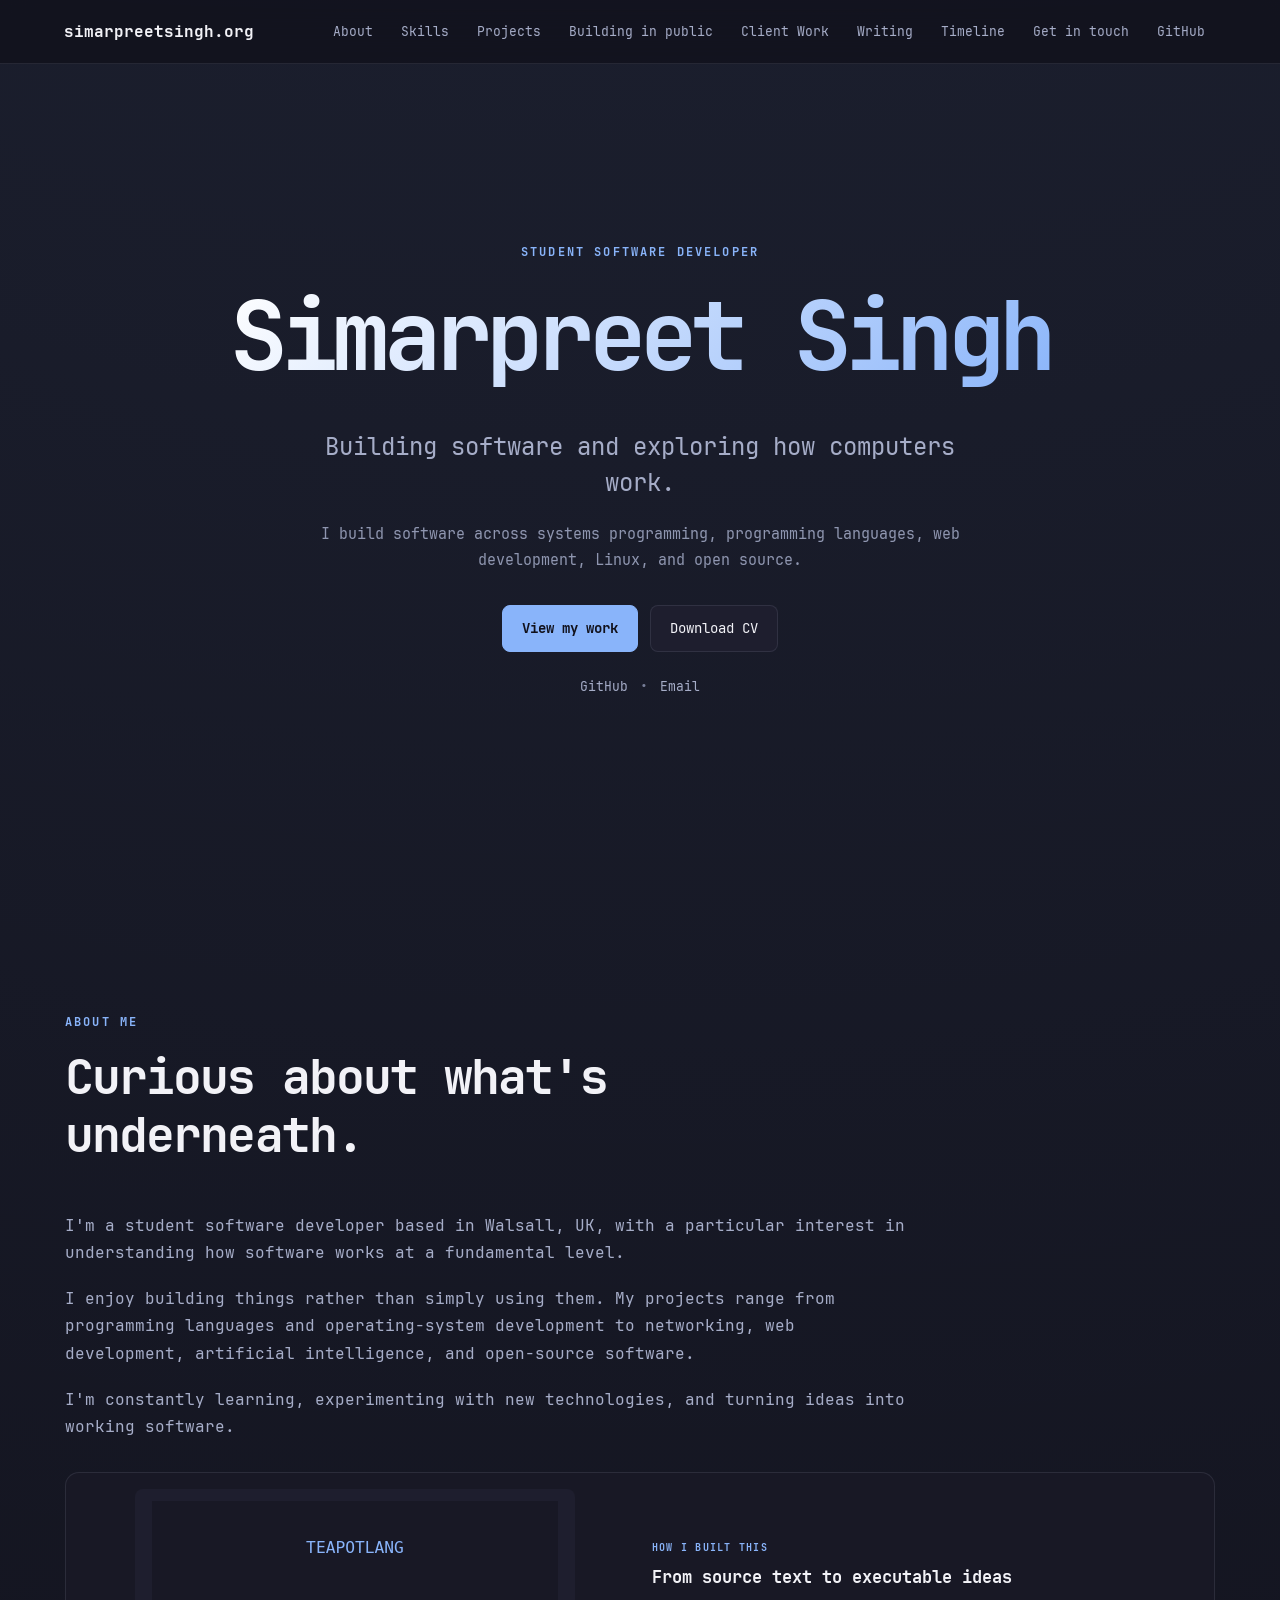
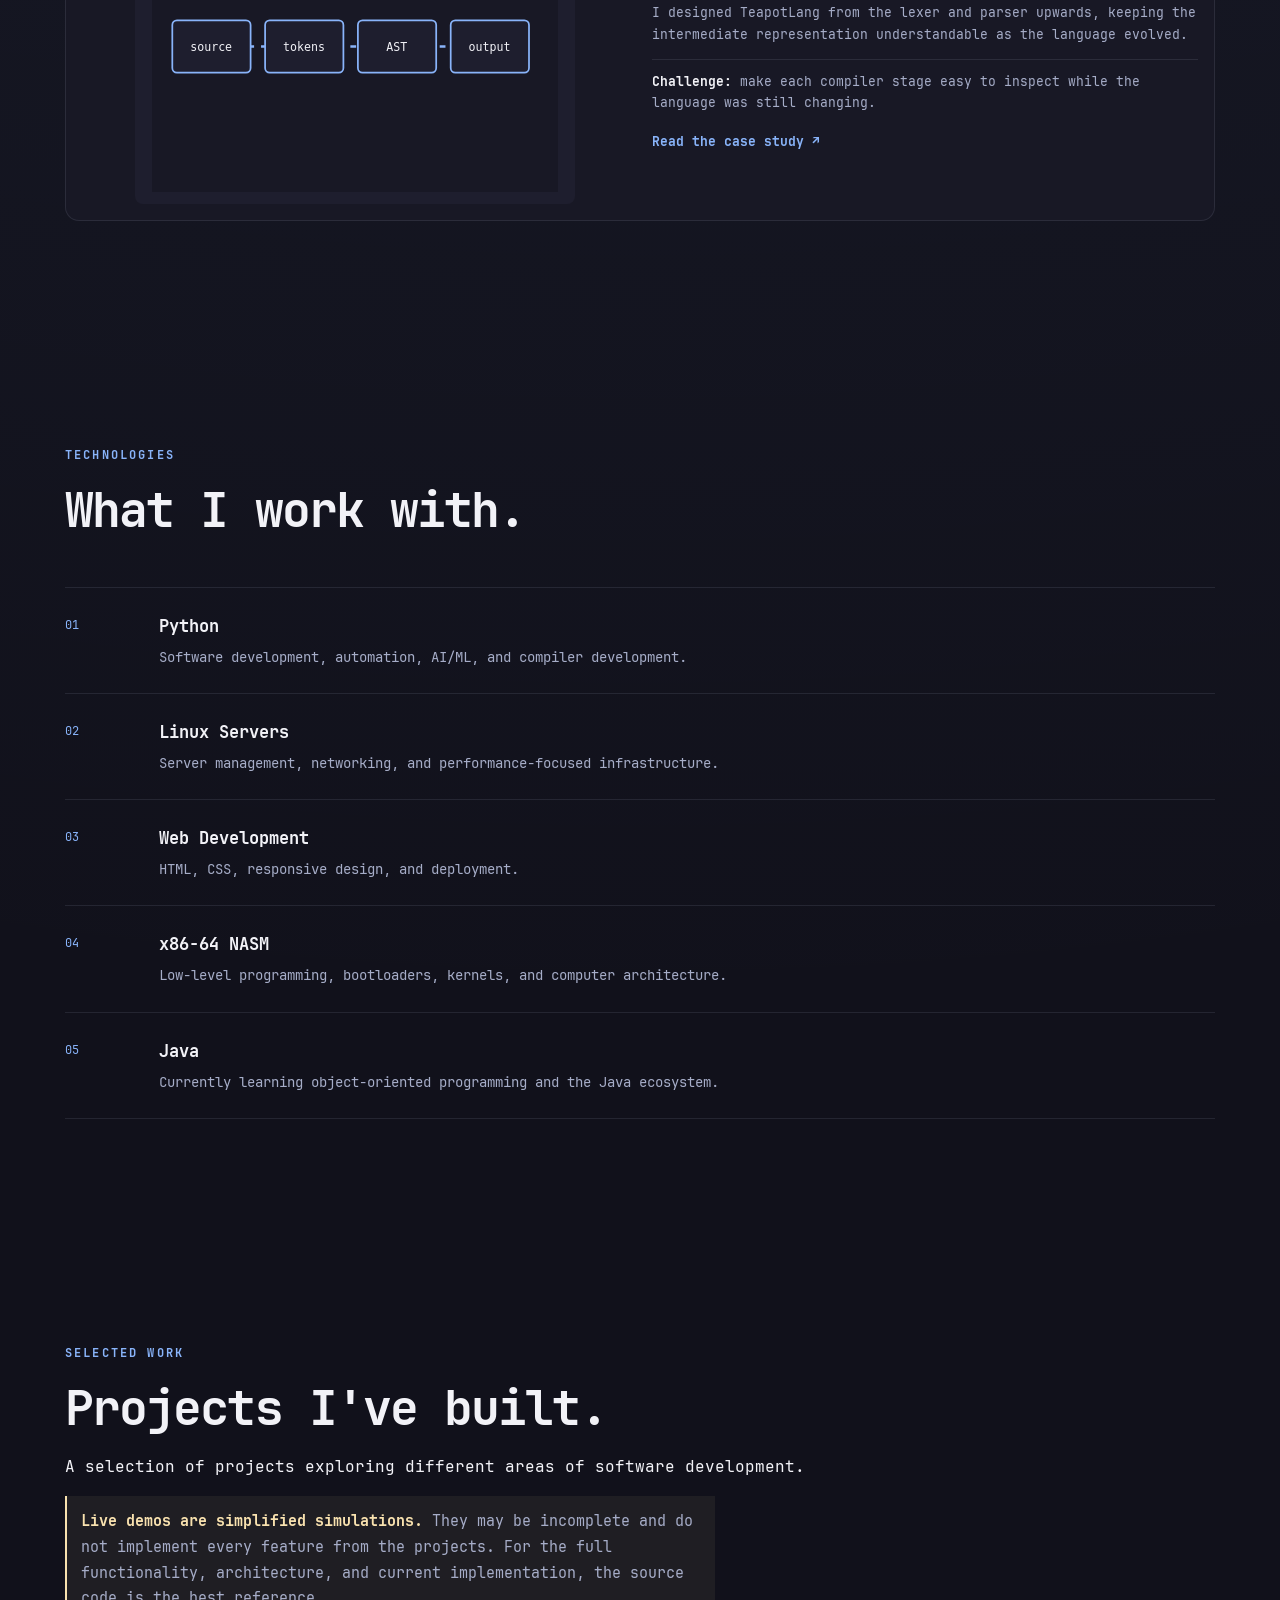
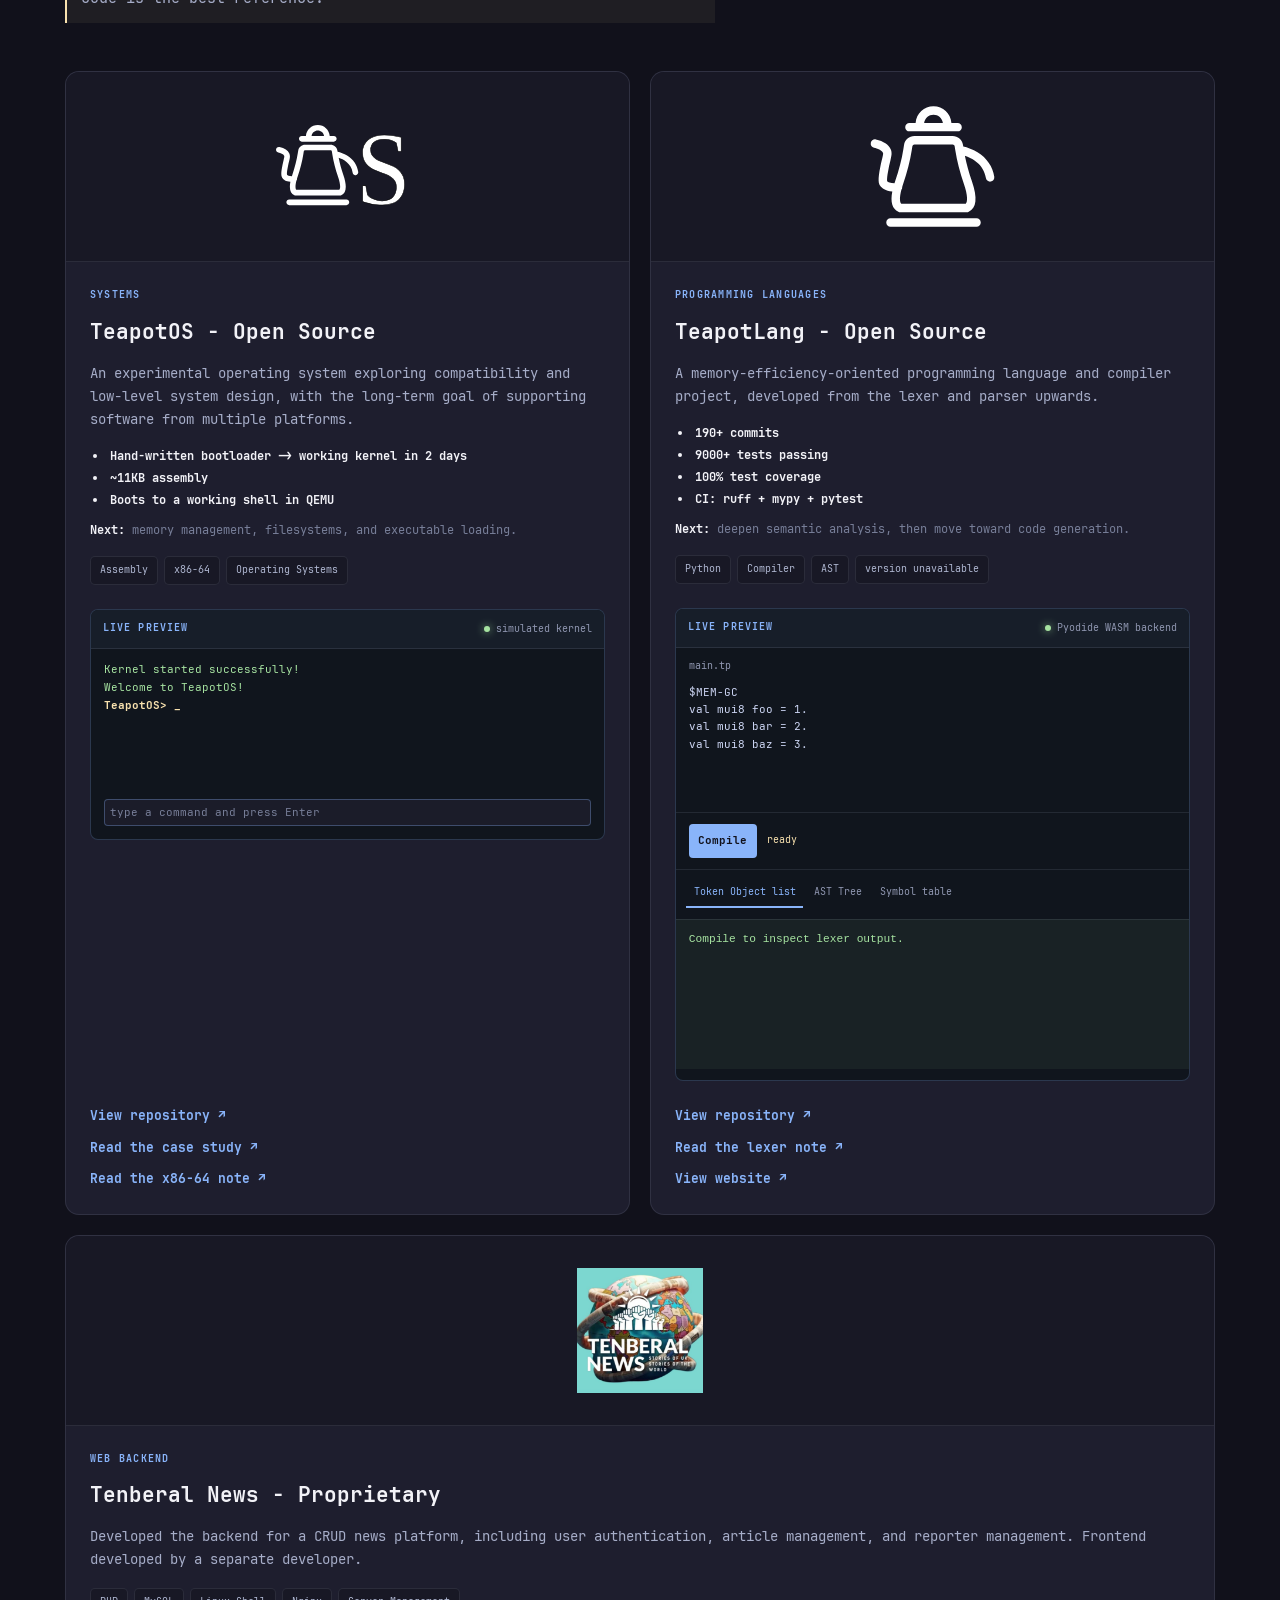
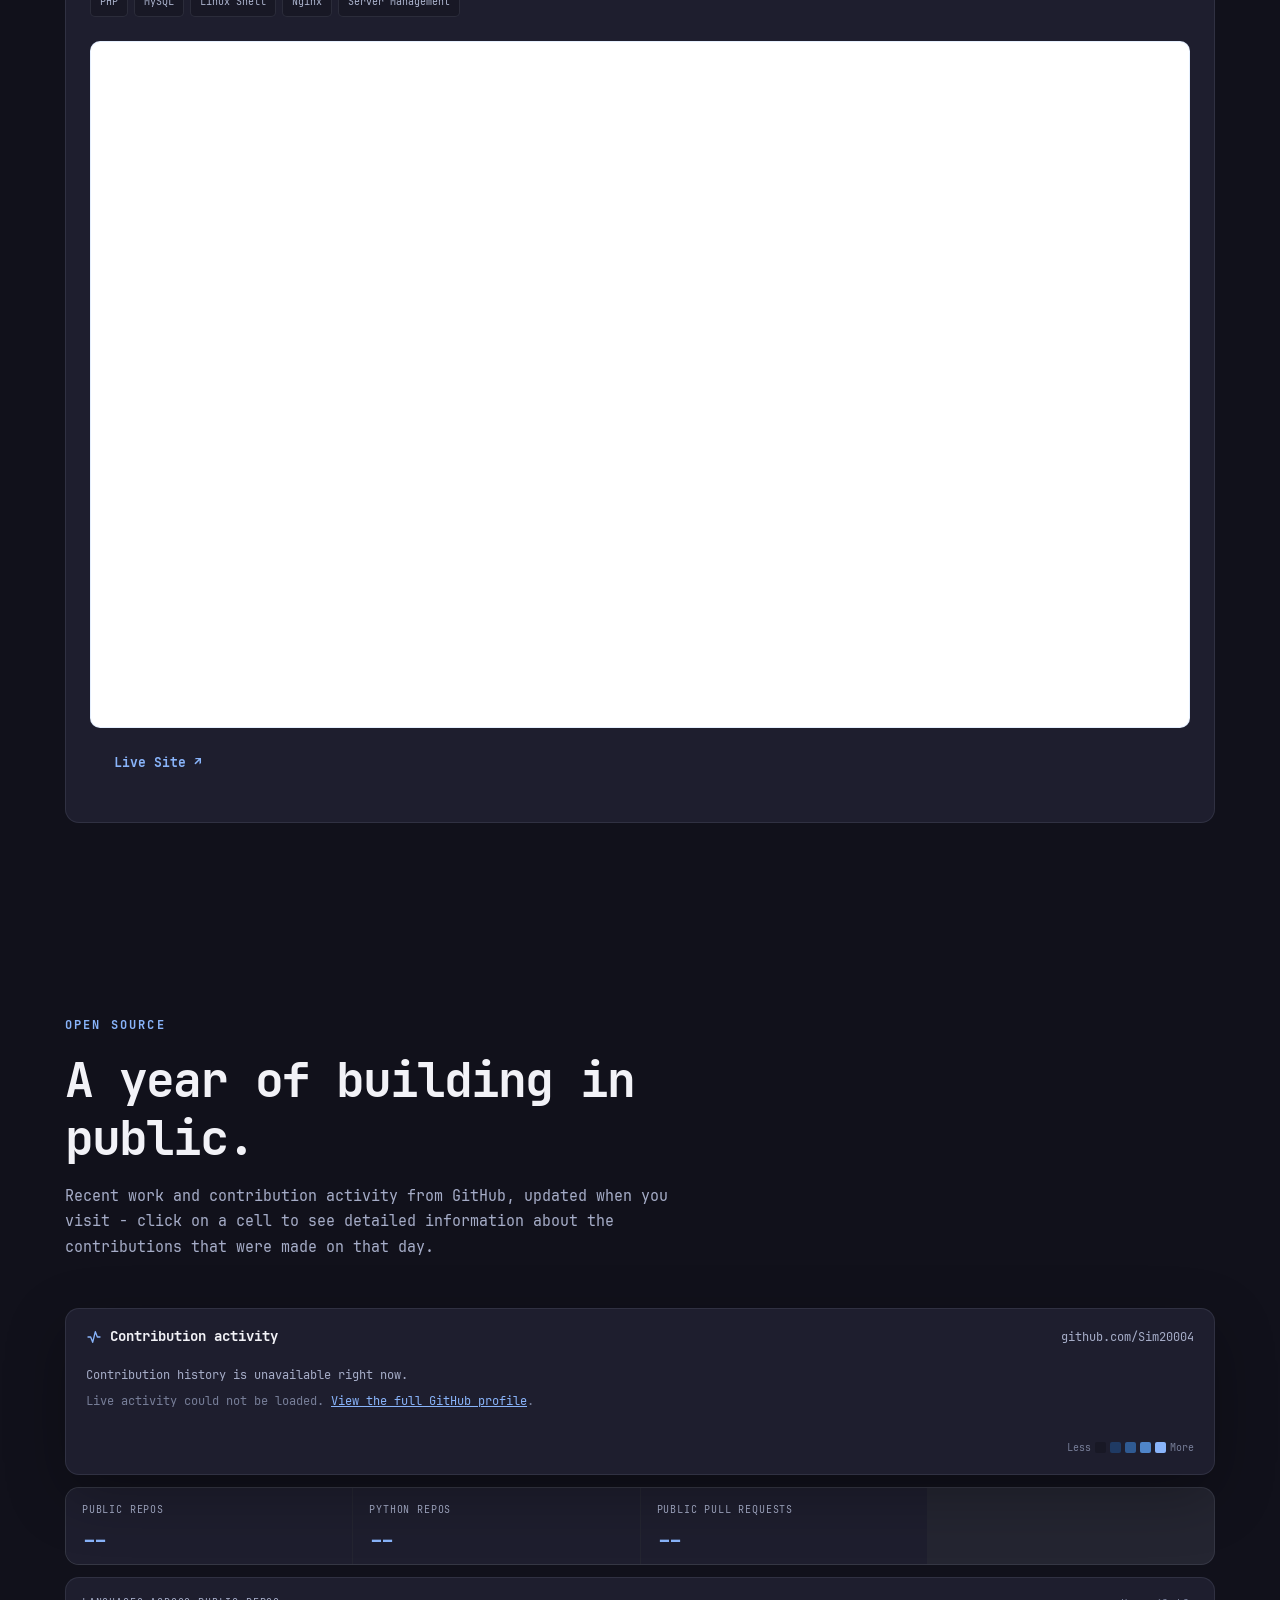
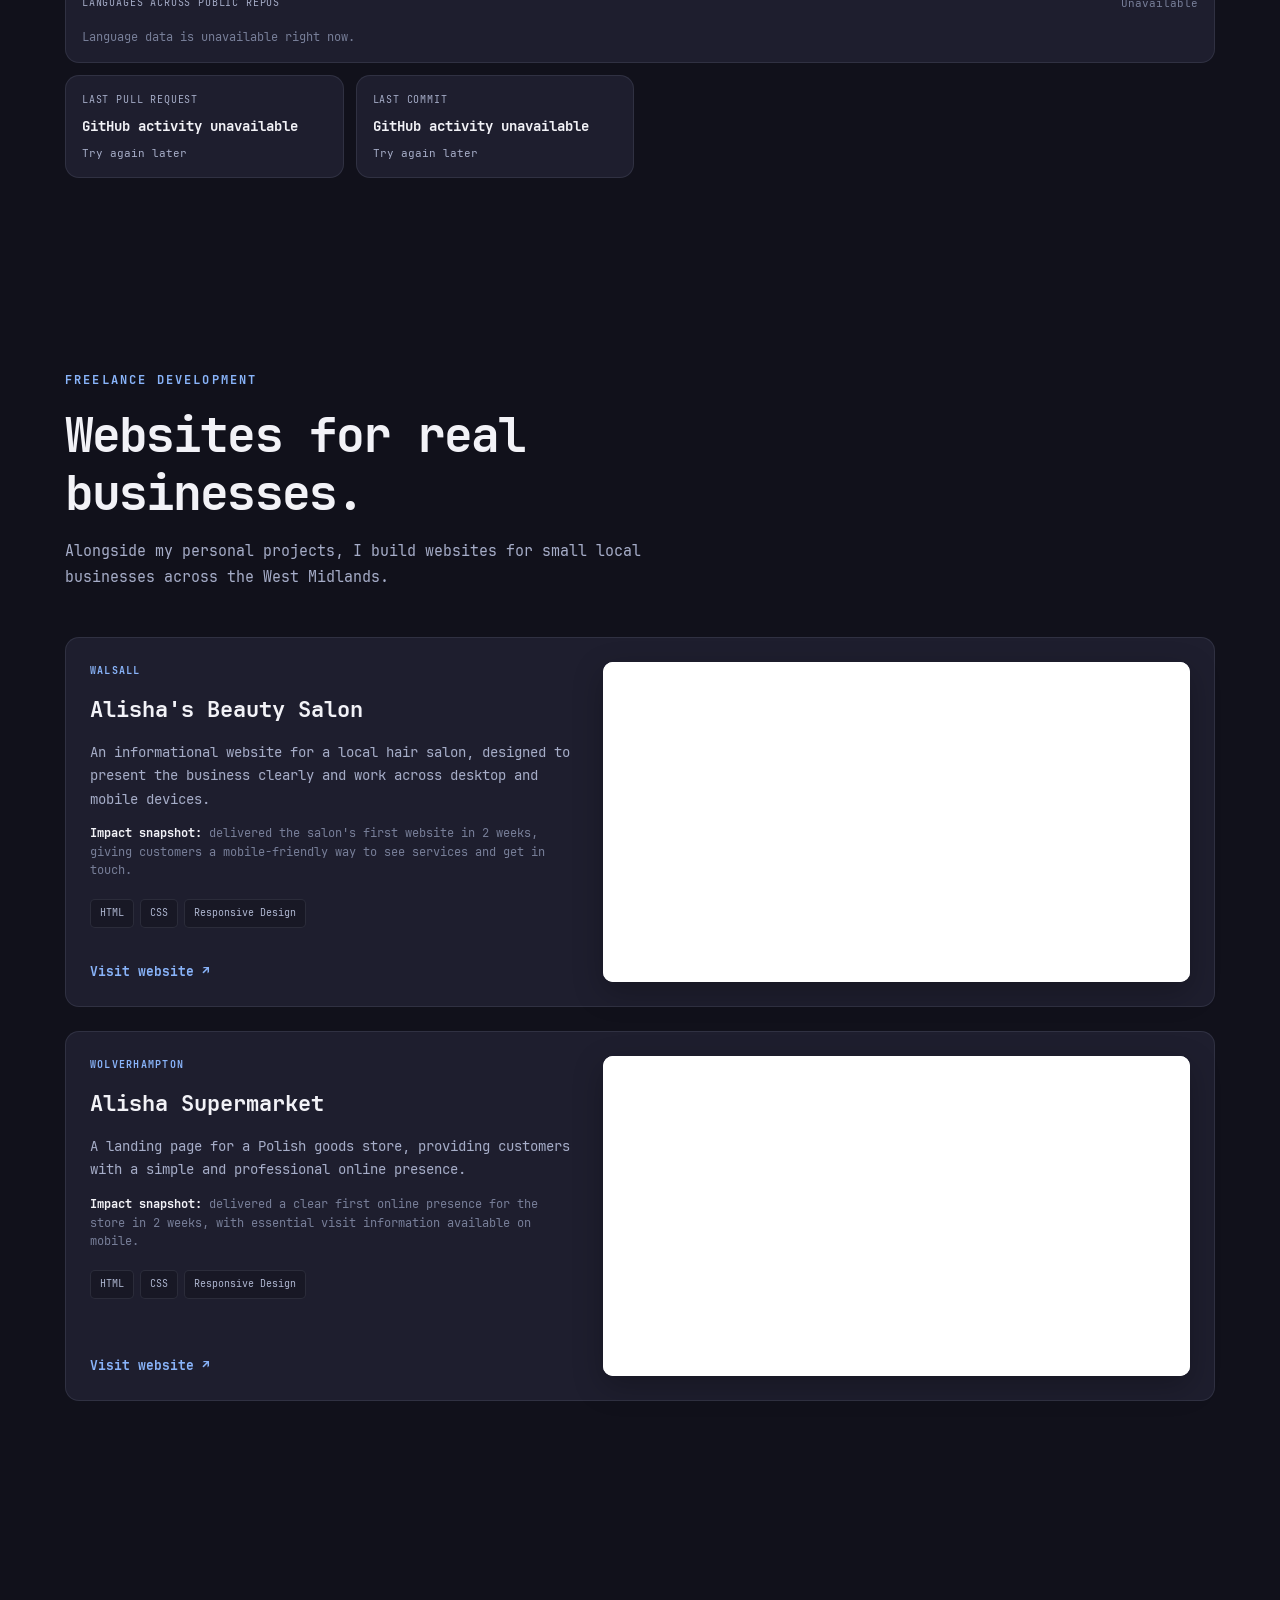
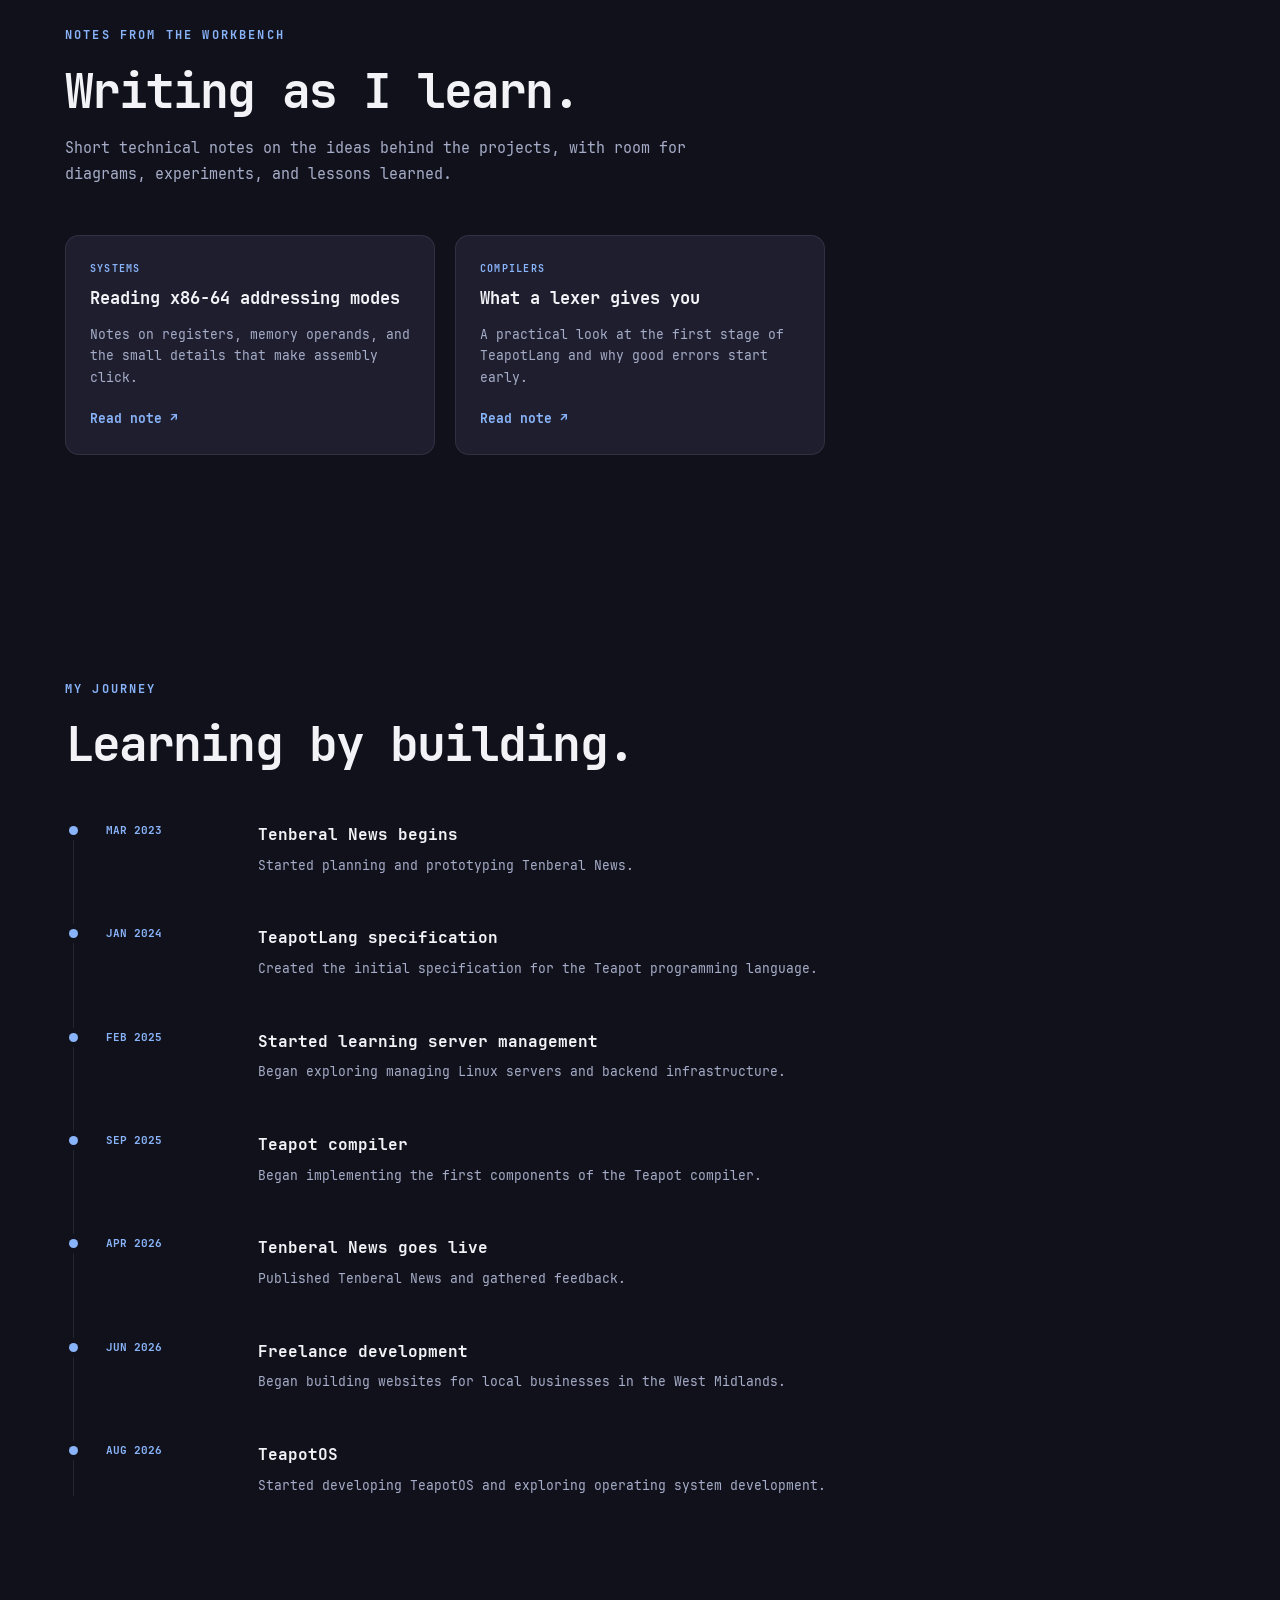
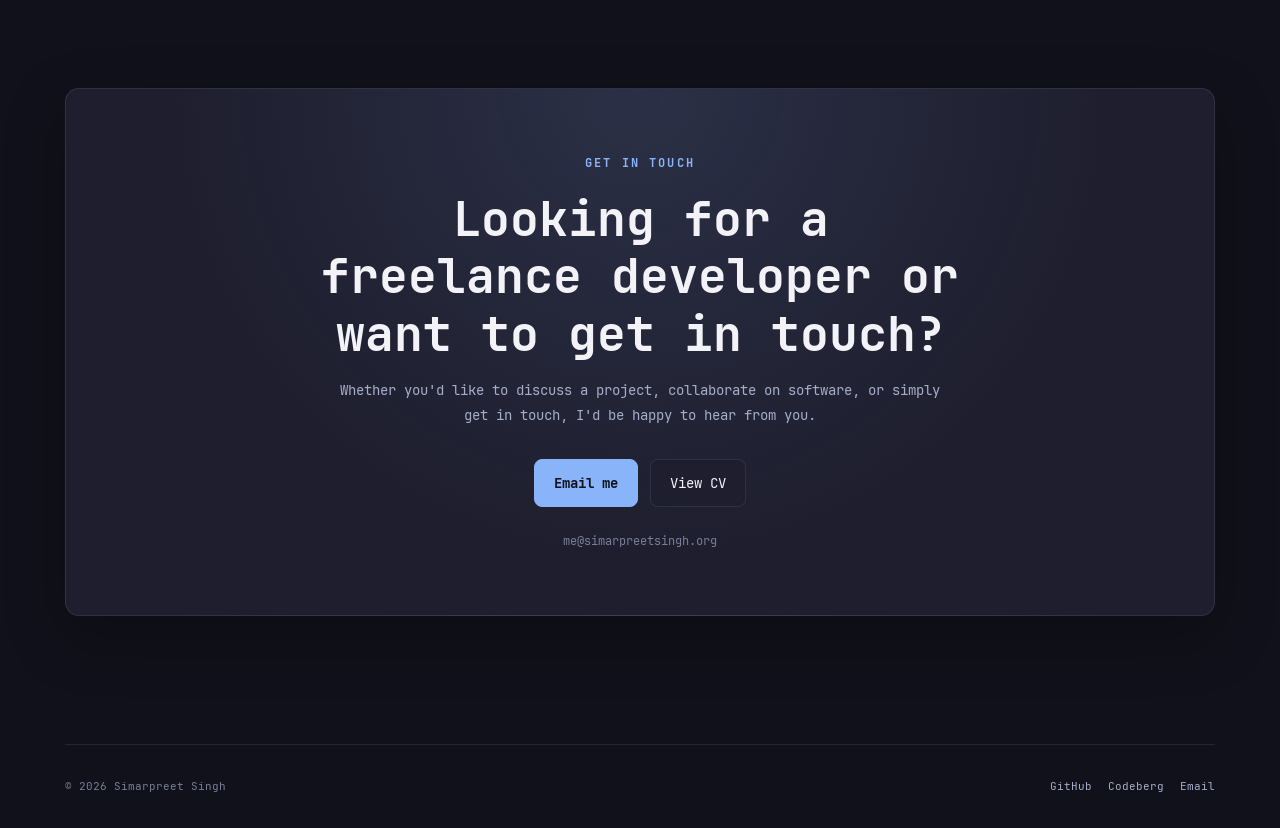
<file: index.html>
<!-- Hosted at simarpreetsingh.org/ -->
<!DOCTYPE html>
<html lang="en">
<head>
    <meta charset="UTF-8">
    <meta name="viewport" content="width=device-width, initial-scale=1.0">

    <!-- Primary Meta Tags -->
    <title>Simarpreet Singh | Systems Software Engineer | Walsall, UK</title>
    <meta 
        name="description" 
        content="Simarpreet Singh is a Walsall, UK-based software developer specializing in systems programming, OS kernels (TeapotOS), compilers (TeapotLang), and web development."
    >
    <meta name="keywords" content="Simarpreet Singh, Systems Developer Walsall, Software Engineer West Midlands, TeapotOS, TeapotLang, Compiler Developer UK, FOSSil Chat">
    <meta name="author" content="Simarpreet Singh">
    <link rel="canonical" href="https://simarpreetsingh.org">
    <link rel="icon" href="images/favicon.svg?v=1">

    <!-- Open Graph / Facebook / LinkedIn -->
    <meta property="og:type" content="website">
    <meta property="og:url" content="https://simarpreetsingh.org">
    <meta property="og:title" content="Simarpreet Singh | Systems Software Engineer | Walsall, UK">
    <meta 
        property="og:description" 
        content="Portfolio of Simarpreet Singh — Software developer in Walsall, UK focused on systems programming, compilers, OS kernels, and web development."
    >
    <meta property="og:image" content="https://simarpreetsingh.org/images/preview.png?v=3">
    <meta property="og:image:alt" content="Simarpreet Singh Portfolio - Systems Software Engineer">

    <!-- Twitter Card Meta Tags -->
    <meta name="twitter:card" content="summary_large_image">
    <meta name="twitter:url" content="https://simarpreetsingh.org">
    <meta name="twitter:title" content="Simarpreet Singh | Systems Software Engineer | Walsall, UK">
    <meta 
        name="twitter:description" 
        content="Portfolio of Simarpreet Singh — Software developer in Walsall, UK focused on systems programming, compilers, OS kernels, and web development."
    >
    <meta name="twitter:image" content="https://simarpreetsingh.org/images/preview.png?v=3">
    <meta name="twitter:image:alt" content="Simarpreet Singh Portfolio - Systems Software Engineer">

    <!-- Preload Assets -->
    <link rel="preload" href="css/style.css?v=7" as="style">
    <link rel="stylesheet" href="css/style.css?v=7">

    <!-- JavaScript Execution -->
    <script src="js/script.js?v=6" defer></script>
    <script src="js/teapot-demo.js?v=5" defer></script>

    <!-- Structured Data (JSON-LD Schema) for Identity & Disambiguation -->
    <script type="application/ld+json">
    {
        "@context": "https://schema.org",
        "@type": "Person",
        "name": "Simarpreet Singh",
        "url": "https://simarpreetsingh.org",
        "jobTitle": "Systems Software Developer",
        "address": {
            "@type": "PostalAddress",
            "addressLocality": "Walsall",
            "addressRegion": "West Midlands",
            "addressCountry": "GB"
        },
        "knowsAbout": [
            "Systems Programming",
            "x86-64 Assembly",
            "Compiler Construction",
            "Operating Systems",
            "Asynchronous Networking",
            "Python",
            "Web Development"
        ],
        "sameAs": [
            "https://github.com/Sim20004",
            "https://codeberg.org/Simarpreet-Singh",
            "https://codeberg.org/FOSSil"
        ]
    }
    </script>
</head>

<body>

<header class="hero" id="top">

    <nav class="navbar">
        <a href="#top" class="logo">simarpreetsingh.org</a>

        <button
            class="hamburger"
            type="button"
            aria-label="Open navigation menu"
            aria-expanded="false"
        >
            ☰
        </button>

        <ul class="nav-links">
            <li><a href="#about">About</a></li>
            <li><a href="#skills">Skills</a></li>
            <li><a href="#projects">Projects</a></li>
            <li><a href="#github">Building in public</a></li>
            <li><a href="#client-work">Client Work</a></li>
            <li><a href="#writing">Writing</a></li>
            <li><a href="#timeline">Timeline</a></li>
            <li><a href="#contact">Get in touch</a></li>
            <li>
                <a
                    href="https://github.com/Sim20004"
                    target="_blank"
                    rel="noopener noreferrer"
                >
                    GitHub
                </a>
            </li>
        </ul>
    </nav>

    <div class="hero-content">

        <p class="eyebrow">STUDENT SOFTWARE DEVELOPER</p>

        <h1>
            Simarpreet Singh
        </h1>

        <h2>
            Building software and exploring how computers work.
        </h2>

        <p class="hero-description">
            I build software across systems programming, programming languages,
            web development, Linux, and open source.
        </p>

        <div class="hero-actions">
            <a href="#projects" class="button button-primary">
                View my work
            </a>

            <a
                href="files/Simarpreet_Singh_CV.pdf?v=9"
                class="button button-secondary"
                target="_blank"
                rel="noopener noreferrer"
            >
                Download CV
            </a>
        </div>

        <div class="hero-links">
            <a
                href="https://github.com/Sim20004"
                target="_blank"
                rel="noopener noreferrer"
            >
                GitHub
            </a>

            <span>•</span>

            <a href="mailto:me@simarpreetsingh.org">
                Email
            </a>
        </div>

    </div>

</header>


<main>

<section id="about" class="section">

    <div class="section-heading">
        <p class="eyebrow">ABOUT ME</p>
        <h2>Curious about what's underneath.</h2>
    </div>

    <div class="about-content">

        <p>
            I'm a student software developer based in Walsall, UK, with a
            particular interest in understanding how software works at a
            fundamental level.
        </p>

        <p>
            I enjoy building things rather than simply using them. My projects
            range from programming languages and operating-system development
            to networking, web development, artificial intelligence, and
            open-source software.
        </p>

        <p>
            I'm constantly learning, experimenting with new technologies,
            and turning ideas into working software.
        </p>

    </div>

    <div class="case-study-grid">

        <article class="case-study-card">
            <img
                src="images/projects/teapotlang-case-study.svg?v=1"
                alt="TeapotLang compiler architecture preview"
                loading="lazy"
            >
            <div>
                <span class="project-label">HOW I BUILT THIS</span>
                <h3>From source text to executable ideas</h3>
                <p>
                    I designed TeapotLang from the lexer and parser upwards,
                    keeping the intermediate representation understandable as
                    the language evolved.
                </p>
                <p class="case-study-detail">
                    <strong>Challenge:</strong> make each compiler stage easy to
                    inspect while the language was still changing.
                </p>
                <a class="project-link" href="files/writing/teapotlang-case-study.html?from=about">
                    Read the case study <span>↗</span>
                </a>
            </div>
        </article>
    </div>

</section>


<section id="skills" class="section">

    <div class="section-heading">
        <p class="eyebrow">TECHNOLOGIES</p>
        <h2>What I work with.</h2>
    </div>

    <div class="skills-list">

        <article class="skill-card">
            <span class="skill-number">01</span>
            <div>
                <h3>Python</h3>
                <p>
                    Software development, automation, AI/ML, and compiler
                    development.
                </p>
            </div>
        </article>

        <article class="skill-card">
            <span class="skill-number">02</span>
            <div>
                <h3>Linux Servers</h3>
                <p>
                    Server management, networking, and performance-focused
                    infrastructure.
                </p>
            </div>
        </article>

        <article class="skill-card">
            <span class="skill-number">03</span>
            <div>
                <h3>Web Development</h3>
                <p>
                    HTML, CSS, responsive design, and deployment.
                </p>
            </div>
        </article>

        <article class="skill-card">
            <span class="skill-number">04</span>
            <div>
                <h3>x86-64 NASM</h3>
                <p>
                    Low-level programming, bootloaders, kernels, and computer
                    architecture.
                </p>
            </div>
        </article>

        <article class="skill-card">
            <span class="skill-number">05</span>
            <div>
                <h3>Java</h3>
                <p>
                    Currently learning object-oriented programming and the
                    Java ecosystem.
                </p>
            </div>
        </article>

    </div>

</section>


<section id="projects" class="section">

    <div class="section-heading">
        <p class="eyebrow">SELECTED WORK</p>
        <h2>Projects I've built.</h2>
        <p>
            A selection of projects exploring different areas of software
            development.
        </p>
        <p class="demo-notice">
            <strong>Live demos are simplified simulations.</strong>
            They may be incomplete and do not implement every feature from the
            projects. For the full functionality, architecture, and current
            implementation, the source code is the best reference.
        </p>
    </div>

    <div class="project-grid">

        <article class="project-card">

            <div class="project-image">
                <img
                    src="images/projects/teapotos.svg?v=1"
                    alt="TeapotOS logo"
                    loading="lazy"
                >
            </div>

            <div class="project-content">

                <span class="project-label">SYSTEMS</span>

                <h3>TeapotOS - Open Source</h3>

                <p>
                    An experimental operating system exploring compatibility
                    and low-level system design, with the long-term goal of
                    supporting software from multiple platforms.
                </p>

                <ul class="project-facts">
                    <li>Hand-written bootloader -&gt; working kernel in 2 days</li>
                    <li>~11KB assembly</li>
                    <li>Boots to a working shell in QEMU</li>
                </ul>

                <p class="project-next"><strong>Next:</strong> memory management, filesystems, and executable loading.</p>

                <div class="tech-tags">
                    <span>Assembly</span>
                    <span>x86-64</span>
                    <span>Operating Systems</span>
                </div>
                
                <div class="project-preview os-preview" data-os-terminal>
                    <div class="preview-toolbar">
                        <span class="preview-kicker">LIVE PREVIEW</span>
                        <span class="preview-status"><i></i> simulated kernel</span>
                    </div>
                    <div class="terminal-output" aria-live="polite">
                        <p>Kernel started successfully!</p>
                        <p>Welcome to TeapotOS!</p>
                        <p class="terminal-prompt"><strong>TeapotOS&gt;</strong> <span></span><b aria-hidden="true">_</b></p>
                    </div>
                    <form class="terminal-form">
                        <label for="os-command">TeapotOS&gt;</label>
                        <input id="os-command" name="command" type="text" autocomplete="off" spellcheck="false" aria-label="TeapotOS command" placeholder="type a command and press Enter">
                    </form>
                </div>

                <div class="project-links">
                    <a
                        class="project-link"
                        href="https://github.com/Sim20004/teapot-os"
                        target="_blank"
                        rel="noopener noreferrer"
                    >
                        View repository
                        <span>↗</span>
                    </a>

                    <a class="project-link" href="files/writing/teapotos-case-study.html?from=projects">
                        Read the case study <span>↗</span>
                    </a>

                    <a class="project-link" href="files/writing/x86-64-addressing.html?from=projects">
                        Read the x86-64 note <span>↗</span>
                    </a>
                </div>

            </div>

        </article>


        <article class="project-card">

            <div class="project-image">
                <img
                    src="images/projects/teapot.svg?v=1"
                    alt="TeapotLang logo"
                    loading="lazy"
                >
            </div>

            <div class="project-content">

                <span class="project-label">PROGRAMMING LANGUAGES</span>

                <h3>TeapotLang - Open Source</h3>

                <p>
                    A memory-efficiency-oriented programming language and
                    compiler project, developed from the lexer and parser
                    upwards.
                </p>

                <ul class="project-facts">
                    <li>190+ commits</li>
                    <li>9000+ tests passing</li>
                    <li>100% test coverage</li>
                    <li>CI: ruff + mypy + pytest</li>
                </ul>

                <p class="project-next"><strong>Next:</strong> deepen semantic analysis, then move toward code generation.</p>

                <div class="tech-tags">
                    <span>Python</span>
                    <span>Compiler</span>
                    <span>AST</span>
                    <span id="version-badge">Loading version...</span>
                </div>
                
                <div class="project-preview compiler-preview" data-compiler>
                    <div class="preview-toolbar">
                        <span class="preview-kicker">LIVE PREVIEW</span>
                        <span class="preview-status"><i></i> Pyodide WASM backend</span>
                    </div>
                    <label class="editor-label" for="teapot-source">main.tp</label>
                    <textarea id="teapot-source" spellcheck="false">$MEM-GC
val mui8 foo = 1.
val mui8 bar = 2.
val mui8 baz = 3.
</textarea>
                    <div class="compiler-actions">
                        <button class="preview-button" type="button">Compile</button>
                        <span class="compile-stage">ready</span>
                    </div>
                    <div class="compiler-tabs" role="tablist">
                        <button class="compiler-tab active" type="button" data-view="tokens">Token Object list</button>
                        <button class="compiler-tab" type="button" data-view="ast">AST Tree</button>
                        <button class="compiler-tab" type="button" data-view="symbols">Symbol table</button>
                    </div>
                    <pre class="compiler-output" data-output="tokens" aria-live="polite">Compile to inspect lexer output.</pre>
                    <pre class="compiler-output" data-output="ast" aria-live="polite" hidden>Compile to inspect parser output.</pre>
                    <div class="compiler-output symbol-table-output" data-output="symbols" aria-live="polite" hidden>Compile to inspect semantic symbols.</div>
                </div>

                <div class="project-links">
                    <a
                        class="project-link"
                        href="https://github.com/Sim20004/teapot-lang"
                        target="_blank"
                        rel="noopener noreferrer"
                    >
                        View repository
                        <span>↗</span>
                    </a>

                    <a class="project-link" href="files/writing/lexer-design.html?from=projects">
                        Read the lexer note <span>↗</span>
                    </a>

                    <a
                        class="project-link"
                        href="https://teapotlang.simarpreetsingh.org/"
                        target="_blank"
                        rel="noopener noreferrer"
                    >
                        View website
                        <span>↗</span>
                    </a>
                </div>

            </div>

        <script src="js/teapot-lang-release.js" defer></script> 
        
        </article>


        <article class="project-card">

            <div class="project-image">
                <img
                    src="images/projects/tenberal.jpeg"
                    alt="Tenberal News logo"
                    loading="lazy"
                >
            </div>

            <div class="project-content">

                <span class="project-label">WEB BACKEND</span>

                <h3>Tenberal News - Proprietary</h3>

                <p>
                    Developed the backend for a CRUD news platform, including user authentication, article management, and reporter management. Frontend developed by a separate developer.
                </p>

                <div class="tech-tags">
                    <span>PHP</span>
                    <span>MySQL</span>
                    <span>Linux Shell</span>
                    <span>Nginx</span>
                    <span>Server Management</span>
                </div>
                
                <div class="project-preview chat-preview" data-chat>
                    <iframe
                        src="https://tenberalnews.simarpreetsingh.org/"
                        title="Tenberal News live preview"
                        loading="lazy">
                    </iframe>
                </div>

                <div class="project-links">

                    <a
                        class="project-link"
                        href="https://tenberalnews.simarpreetsingh.org/"
                        target="_blank"
                        rel="noopener noreferrer"
                    >
                        Live Site
                        <span>↗</span>
                    </a>
                </div>

            </div>

        </article>

    </div>

</section>

<section id="github" class="section github-section">

        <div class="section-heading">
                <p class="eyebrow">OPEN SOURCE</p>
                <h2>A year of building in public.</h2>
                <p>Recent work and contribution activity from GitHub, updated when you visit - click on a cell to see detailed information about the contributions that were made on that day.</p>
        </div>

        <div class="github-dashboard">
                <div class="heatmap-card" id="commit-heatmap">
                        <div class="heatmap-header">
                                <div class="heatmap-title">
                                        <svg width="16" height="16" viewBox="0 0 24 24" fill="none" stroke="currentColor" stroke-width="2"
                                                stroke-linecap="round" stroke-linejoin="round" aria-hidden="true">
                                                <path d="M3 12h4l3 8l4 -16l3 8h4" />
                                        </svg>
                                        <span>Contribution activity</span>
                                        <span class="heatmap-badge" id="heatmap-live-badge" hidden>live</span>
                                </div>
                                <a class="heatmap-profile-link" id="heatmap-profile-link" href="#" target="_blank" rel="noopener noreferrer">
                                        github.com/
                                </a>
                        </div>

                        <div class="heatmap-total" id="heatmap-total">Loading contribution history...</div>
                        <p class="heatmap-fallback" id="heatmap-fallback" hidden>
                            Live activity could not be loaded. <a href="https://github.com/Sim20004" target="_blank" rel="noopener noreferrer">View the full GitHub profile</a>.
                        </p>

                        <div class="heatmap-scroll">
                                <div class="heatmap-grid-wrap">
                                        <div class="heatmap-body">
                                                <div class="heatmap-weeks" id="heatmap-weeks"></div>
                                        </div>
                                </div>
                        </div>

                        <section class="heatmap-details" id="heatmap-details" aria-live="polite" hidden>
                            <div class="heatmap-details-header">
                                <h3 id="heatmap-details-title">Contribution activity</h3>
                                <button id="heatmap-details-close" type="button" aria-label="Close contribution details">×</button>
                            </div>
                            <div id="heatmap-details-content"></div>
                        </section>

                        <div class="heatmap-legend" aria-label="Contribution intensity">
                                <span>Less</span>
                                <div class="heatmap-legend-swatch" data-level="0"></div>
                                <div class="heatmap-legend-swatch" data-level="1"></div>
                                <div class="heatmap-legend-swatch" data-level="2"></div>
                                <div class="heatmap-legend-swatch" data-level="3"></div>
                                <div class="heatmap-legend-swatch" data-level="4"></div>
                                <span>More</span>
                        </div>

                        <div class="heatmap-tooltip" id="heatmap-tooltip" hidden></div>
                </div>

                <div class="github-activity">
                        <div class="github-stats" aria-label="GitHub statistics">
                                <article class="github-stat"><span>Public repos</span><strong id="github-repos">--</strong></article>
                        <article class="github-stat"><span>Python repos</span><strong id="github-python-repos">--</strong></article>
                        <article class="github-stat"><span>Public pull requests</span><strong id="github-prs">--</strong></article>
                        </div>

                    <article class="language-card">
                        <div class="language-card-header"><span class="activity-label">Languages across public repos</span><span id="github-language-total">Loading...</span></div>
                        <div class="language-bars" id="github-language-bars" aria-label="Programming languages used across public repositories"></div>
                    </article>

                        <article class="activity-card" id="github-last-pr">
                                <span class="activity-label">Last pull request</span>
                                <a class="activity-title" id="github-pr-title" href="https://github.com/Sim20004" target="_blank" rel="noopener noreferrer">Loading...</a>
                                <span class="activity-meta" id="github-pr-meta">Checking recent activity</span>
                        </article>

                        <article class="activity-card" id="github-last-commit">
                                <span class="activity-label">Last commit</span>
                                <a class="activity-title" id="github-commit-title" href="https://github.com/Sim20004" target="_blank" rel="noopener noreferrer">Loading...</a>
                                <span class="activity-meta" id="github-commit-meta">Checking recent activity</span>
                        </article>
                </div>
        </div>
</section>

<script src="js/heatmap.js?v=5" defer></script>

<section id="client-work" class="section">

    <div class="section-heading">
        <p class="eyebrow">FREELANCE DEVELOPMENT</p>
        <h2>Websites for real businesses.</h2>
        <p>
            Alongside my personal projects, I build websites for small local
            businesses across the West Midlands.
        </p>
    </div>

    <div class="client-grid">

        <article class="client-card">

            <div class="client-info">

                <span class="project-label">WALSALL</span>

                <h3>Alisha's Beauty Salon</h3>

                <p>
                    An informational website for a local hair salon,
                    designed to present the business clearly and work across
                    desktop and mobile devices.
                </p>

                <p class="impact-note"><strong>Impact snapshot:</strong> delivered the salon's first website in 2 weeks, giving customers a mobile-friendly way to see services and get in touch.</p>

                <div class="tech-tags">
                    <span>HTML</span>
                    <span>CSS</span>
                    <span>Responsive Design</span>
                </div>

                <a
                    class="project-link"
                    href="https://alishasbeautysalon.netlify.app"
                    target="_blank"
                    rel="noopener noreferrer"
                >
                    Visit website
                    <span>↗</span>
                </a>

            </div>

            <div class="site-preview">
                <iframe
                    src="https://alishasbeautysalon.netlify.app"
                    title="Preview of Alisha's Beauty Salon website"
                    loading="lazy"
                ></iframe>
            </div>

        </article>


        <article class="client-card">

            <div class="client-info">

                <span class="project-label">WOLVERHAMPTON</span>

                <h3>Alisha Supermarket</h3>

                <p>
                    A landing page for a Polish goods store, providing
                    customers with a simple and professional online presence.
                </p>

                <p class="impact-note"><strong>Impact snapshot:</strong> delivered a clear first online presence for the store in 2 weeks, with essential visit information available on mobile.</p>

                <div class="tech-tags">
                    <span>HTML</span>
                    <span>CSS</span>
                    <span>Responsive Design</span>
                </div>

                <a
                    class="project-link"
                    href="https://alishasupermarket.netlify.app"
                    target="_blank"
                    rel="noopener noreferrer"
                >
                    Visit website
                    <span>↗</span>
                </a>

            </div>

            <div class="site-preview">
                <iframe
                    src="https://alishasupermarket.netlify.app"
                    title="Preview of Alisha Supermarket website"
                    loading="lazy"
                ></iframe>
            </div>

        </article>

    </div>

</section>


<section id="writing" class="section">

    <div class="section-heading">
        <p class="eyebrow">NOTES FROM THE WORKBENCH</p>
        <h2>Writing as I learn.</h2>
        <p>
            Short technical notes on the ideas behind the projects, with room
            for diagrams, experiments, and lessons learned.
        </p>
    </div>

    <div class="writing-grid">
        <article class="writing-card">
            <span class="project-label">SYSTEMS</span>
            <h3>Reading x86-64 addressing modes</h3>
            <p>Notes on registers, memory operands, and the small details that make assembly click.</p>
            <a class="project-link" href="files/writing/x86-64-addressing.html">Read note <span>↗</span></a>
        </article>
        <article class="writing-card">
            <span class="project-label">COMPILERS</span>
            <h3>What a lexer gives you</h3>
            <p>A practical look at the first stage of TeapotLang and why good errors start early.</p>
            <a class="project-link" href="files/writing/lexer-design.html">Read note <span>↗</span></a>
        </article>
    </div>

</section>


<section id="timeline" class="section">

    <div class="section-heading">
        <p class="eyebrow">MY JOURNEY</p>
        <h2>Learning by building.</h2>
    </div>

    <div class="timeline">

        <article class="timeline-item">
            <span>MAR 2023</span>
            <div>
                <h3>Tenberal News begins</h3>
                <p>
                    Started planning and prototyping Tenberal News.
                </p>
            </div>
        </article>

        <article class="timeline-item">
            <span>JAN 2024</span>
            <div>
                <h3>TeapotLang specification</h3>
                <p>
                    Created the initial specification for the Teapot
                    programming language.
                </p>
            </div>
        </article>

        <article class="timeline-item">
            <span>FEB 2025</span>
            <div>
                <h3>Started learning server management</h3>
                <p>
                    Began exploring managing Linux servers and backend infrastructure.
                </p>
            </div>
        </article>

        <article class="timeline-item">
            <span>SEP 2025</span>
            <div>
                <h3>Teapot compiler</h3>
                <p>
                    Began implementing the first components of the Teapot
                    compiler.
                </p>
            </div>
        </article>

        <article class="timeline-item">
            <span>APR 2026</span>
            <div>
                <h3>Tenberal News goes live</h3>
                <p>
                    Published Tenberal News and gathered
                    feedback.
                </p>
            </div>
        </article>

        <article class="timeline-item">
            <span>JUN 2026</span>
            <div>
                <h3>Freelance development</h3>
                <p>
                    Began building websites for local businesses in the
                    West Midlands.
                </p>
            </div>
        </article>

        <article class="timeline-item">
            <span>AUG 2026</span>
            <div>
                <h3>TeapotOS</h3>
                <p>
                    Started developing TeapotOS and exploring operating
                    system development.
                </p>
            </div>
        </article>

    </div>

</section>


<section id="contact" class="contact-section">

    <div class="contact-card">

        <p class="eyebrow">GET IN TOUCH</p>

        <h2>
            Looking for a freelance developer or want to get in touch?
        </h2>

        <p>
            Whether you'd like to discuss a project, collaborate on software,
            or simply get in touch, I'd be happy to hear from you.
        </p>

        <div class="contact-actions">

            <a
                href="mailto:me@simarpreetsingh.org"
                class="button button-primary"
            >
                Email me
            </a>

            <a
                href="files/Simarpreet_Singh_CV.pdf?v=9"
                class="button button-secondary"
                target="_blank"
                rel="noopener noreferrer"
            >
                View CV
            </a>

        </div>

        <p class="contact-email">
            me@simarpreetsingh.org
        </p>

    </div>

</section>

</main>


<footer>

    <p>
        © 2026 Simarpreet Singh
    </p>

    <div>
        <a
            href="https://github.com/Sim20004"
            target="_blank"
            rel="noopener noreferrer"
        >
            GitHub
        </a>

        <a
            href="https://codeberg.org/Simarpreet-Singh"
            target="_blank"
            rel="noopener noreferrer"
        >
            Codeberg
        </a>

        <a href="mailto:me@simarpreetsingh.org">
            Email
        </a>
    </div>

</footer>

</body>
</html>
</file>
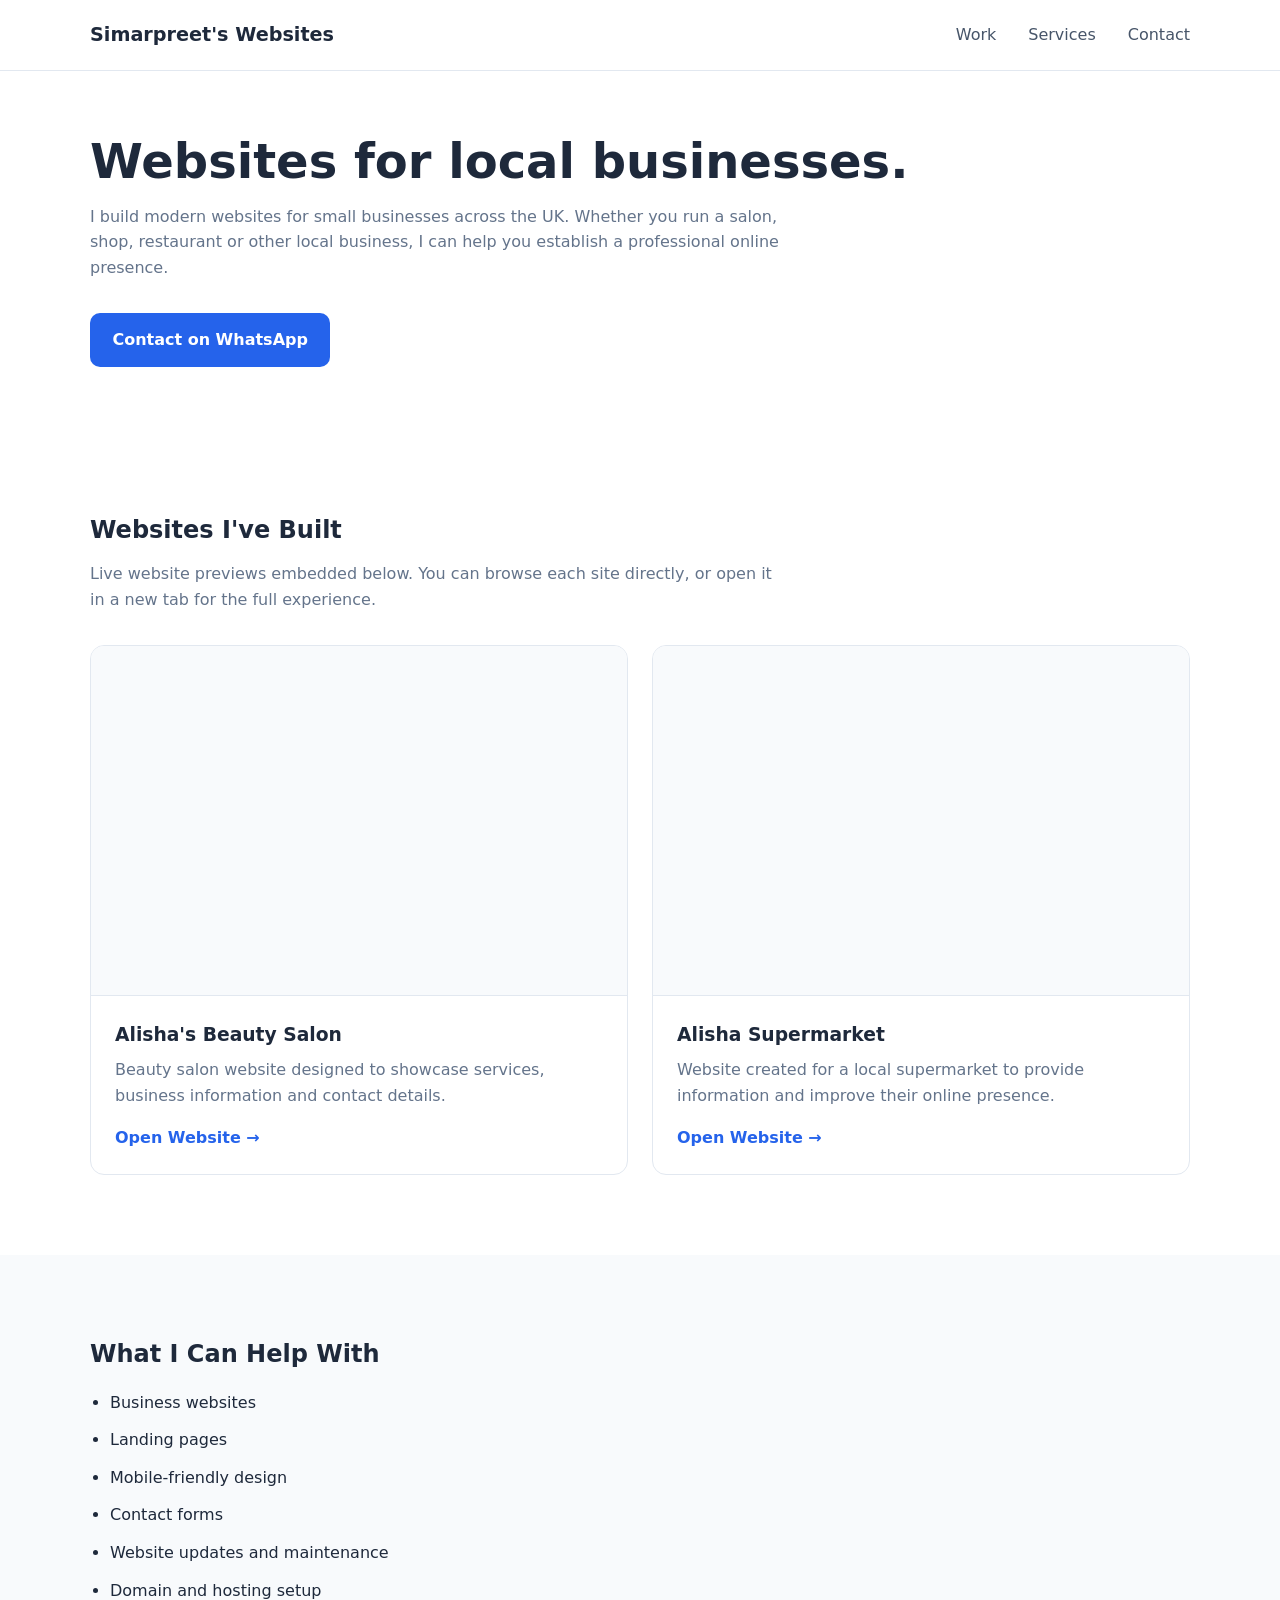
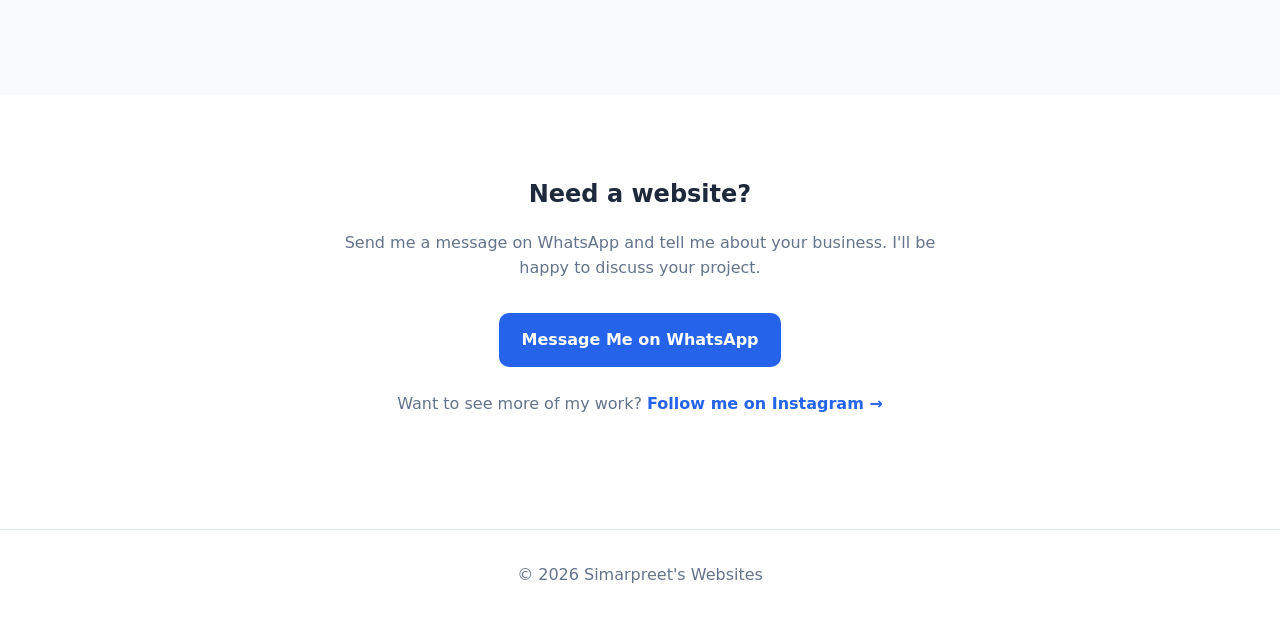
<file: websites/index.html>
<!DOCTYPE html>
<html lang="en">
<head>
<!-- Google Tag Manager -->
<script>(function(w,d,s,l,i){w[l]=w[l]||[];w[l].push({'gtm.start':
new Date().getTime(),event:'gtm.js'});var f=d.getElementsByTagName(s)[0],
j=d.createElement(s),dl=l!='dataLayer'?'&l='+l:'';j.async=true;j.src=
'https://www.googletagmanager.com/gtm.js?id='+i+dl;f.parentNode.insertBefore(j,f);
})(window,document,'script','dataLayer','GTM-PP2JSF34');</script>
<!-- End Google Tag Manager -->
<meta charset="UTF-8">
<meta name="viewport" content="width=device-width, initial-scale=1.0">
<link rel="icon" href="favicon.png">

<title>Simarpreet's Websites</title>

<style>
* {
    margin: 0;
    padding: 0;
    box-sizing: border-box;
}

html {
    scroll-behavior: smooth;
}

body {
    font-family: system-ui, sans-serif;
    line-height: 1.6;
    color: #1e293b;
    background: #ffffff;
}

nav {
    position: sticky;
    top: 0;
    background: rgba(255, 255, 255, 0.95);
    backdrop-filter: blur(8px);
    border-bottom: 1px solid #e2e8f0;
    z-index: 1000;
}

.container {
    width: min(1100px, 90%);
    margin: auto;
}

.nav-content {
    display: flex;
    justify-content: space-between;
    align-items: center;
    min-height: 70px;
}

.logo {
    font-size: 1.2rem;
    font-weight: 700;
}

.nav-links {
    display: flex;
    gap: 2rem;
}

.nav-links a {
    text-decoration: none;
    color: #475569;
}

.nav-links a:hover {
    color: #2563eb;
}

section {
    padding: 5rem 0;
    scroll-margin-top: 90px;
}

.intro {
    padding: 4rem 0;
}

.intro h1 {
    font-size: 3rem;
    margin-bottom: 1rem;
    line-height: 1.1;
}

.intro p {
    max-width: 700px;
    color: #64748b;
    margin-bottom: 2rem;
}

.button {
    display: inline-block;
    background: #2563eb;
    color: white;
    text-decoration: none;
    padding: 0.9rem 1.4rem;
    border-radius: 10px;
    font-weight: 600;
    transition: background 0.2s ease, transform 0.2s ease;
}

.button:hover {
    background: #1d4ed8;
    transform: translateY(-1px);
}

.section-header {
    max-width: 700px;
    margin-bottom: 2rem;
}

.section-header h2 {
    margin-bottom: 0.75rem;
}

.section-header p {
    color: #64748b;
}

.grid {
    display: grid;
    gap: 1.5rem;
    grid-template-columns: repeat(auto-fit, minmax(300px, 1fr));
}

.card {
    border: 1px solid #e2e8f0;
    border-radius: 14px;
    overflow: hidden;
    background: white;
}

.preview {
    width: 100%;
    height: 350px;
    overflow: hidden;
    background: #f8fafc;
    border-bottom: 1px solid #e2e8f0;
}

.preview iframe {
    width: 100%;
    height: 100%;
    border: 0;
    display: block;
}

.card-content {
    padding: 1.5rem;
}

.card h3 {
    margin-bottom: 0.5rem;
}

.card p {
    color: #64748b;
}

.card a {
    display: inline-block;
    margin-top: 1rem;
    text-decoration: none;
    color: #2563eb;
    font-weight: 600;
}

.card a:hover {
    color: #1d4ed8;
}

.services {
    background: #f8fafc;
}

.services ul {
    margin-top: 1rem;
    padding-left: 1.25rem;
}

.services li {
    margin-bottom: 0.75rem;
}

.cta {
    text-align: center;
}

.cta p {
    color: #64748b;
    margin: 1rem auto 2rem;
    max-width: 600px;
}

footer {
    border-top: 1px solid #e2e8f0;
    padding: 2rem 0;
    text-align: center;
    color: #64748b;
}

@media (max-width: 700px) {

    .nav-links {
        display: none;
    }

    .intro h1 {
        font-size: 2.2rem;
    }

    .preview {
        height: 300px;
    }
}
</style>
</head>

<body>
<!-- Google Tag Manager (noscript) -->
<noscript><iframe src="https://www.googletagmanager.com/ns.html?id=GTM-PP2JSF34"
height="0" width="0" style="display:none;visibility:hidden"></iframe></noscript>
<!-- End Google Tag Manager (noscript) -->
<nav>
    <div class="container nav-content">

        <div class="logo">
            Simarpreet's Websites
        </div>

        <div class="nav-links">
            <a href="#work">Work</a>
            <a href="#services">Services</a>
            <a href="#contact">Contact</a>
        </div>

    </div>
</nav>


<header class="intro">

    <div class="container">

        <h1>Websites for local businesses.</h1>

        <p>
            I build modern websites for small businesses across the UK.
            Whether you run a salon, shop, restaurant or other local business,
            I can help you establish a professional online presence.
        </p>

        <a
            href="thankyou.html"
            class="button"
            target="_blank"
            rel="noopener noreferrer"
        >
            Contact on WhatsApp
        </a>

    </div>

</header>


<section id="work">

    <div class="container">

        <div class="section-header">

            <h2>Websites I've Built</h2>

            <p>
                Live website previews embedded below. You can browse each
                site directly, or open it in a new tab for the full experience.
            </p>

        </div>


        <div class="grid">


            <!-- Alisha's Beauty Salon -->

            <div class="card">

                <div class="preview">

                    <iframe
                        src="https://alishasbeautysalon.netlify.app/"
                        title="Live preview of Alisha's Beauty Salon website"
                        loading="lazy">
                    </iframe>

                </div>

                <div class="card-content">

                    <h3>Alisha's Beauty Salon</h3>

                    <p>
                        Beauty salon website designed to showcase services,
                        business information and contact details.
                    </p>

                    <a
                        href="https://alishasbeautysalon.netlify.app/"
                        target="_blank"
                        rel="noopener noreferrer"
                    >
                        Open Website →
                    </a>

                </div>

            </div>


            <!-- Alisha Supermarket -->

            <div class="card">

                <div class="preview">

                    <iframe
                        src="https://alishasupermarket.netlify.app/"
                        title="Live preview of Alisha Supermarket website"
                        loading="lazy">
                    </iframe>

                </div>

                <div class="card-content">

                    <h3>Alisha Supermarket</h3>

                    <p>
                        Website created for a local supermarket to provide
                        information and improve their online presence.
                    </p>

                    <a
                        href="https://alishasupermarket.netlify.app/"
                        target="_blank"
                        rel="noopener noreferrer"
                    >
                        Open Website →
                    </a>

                </div>

            </div>


        </div>

    </div>

</section>


<section id="services" class="services">

    <div class="container">

        <h2>What I Can Help With</h2>

        <ul>
            <li>Business websites</li>
            <li>Landing pages</li>
            <li>Mobile-friendly design</li>
            <li>Contact forms</li>
            <li>Website updates and maintenance</li>
            <li>Domain and hosting setup</li>
        </ul>

    </div>

</section>


<section id="contact" class="cta">

    <div class="container">

        <h2>Need a website?</h2>

        <p>
            Send me a message on WhatsApp and tell me about your business.
            I'll be happy to discuss your project.
        </p>

        <a
            href="thankyou.html"
            class="button"
            target="_blank"
            rel="noopener noreferrer"
        >
            Message Me on WhatsApp
        </a>

        <p style="margin-top: 1.5rem;">
            Want to see more of my work?
            <a
                href="https://www.instagram.com/simarpreetswebsites/"
                target="_blank"
                rel="noopener noreferrer"
                style="color: #2563eb; font-weight: 600; text-decoration: none;"
            >
                Follow me on Instagram →
            </a>
        </p>

    </div>

</section>


<footer>
    © 2026 Simarpreet's Websites
</footer>

</body>
</html>
</file>
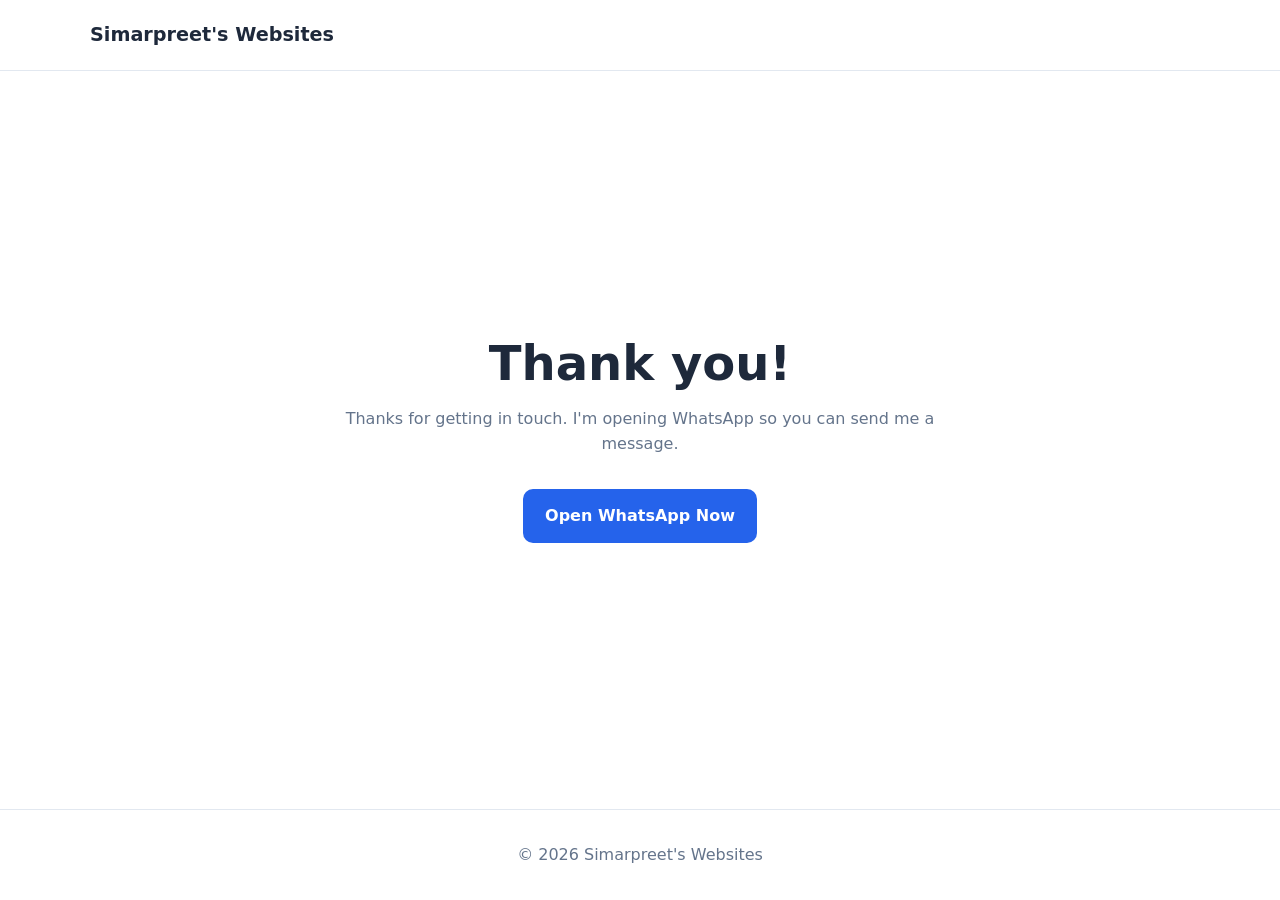
<file: websites/thankyou.html>
<!DOCTYPE html>
<html lang="en">
<head>
    <!-- Google Tag Manager -->
    <script>
        (function(w,d,s,l,i){w[l]=w[l]||[];w[l].push({'gtm.start':
        new Date().getTime(),event:'gtm.js'});var f=d.getElementsByTagName(s)[0],
        j=d.createElement(s),dl=l!='dataLayer'?'&l='+l:'';j.async=true;j.src=
        'https://www.googletagmanager.com/gtm.js?id='+i+dl;f.parentNode.insertBefore(j,f);
        })(window,document,'script','dataLayer','GTM-PP2JSF34');
    </script>
    <!-- End Google Tag Manager -->

    <meta charset="UTF-8">
    <meta name="viewport" content="width=device-width, initial-scale=1.0">
    <link rel="icon" href="favicon.png">

    <title>Thank You | Simarpreet's Websites</title>

    <style>
        * {
            margin: 0;
            padding: 0;
            box-sizing: border-box;
        }

        html {
            scroll-behavior: smooth;
        }

        body {
            font-family: system-ui, sans-serif;
            line-height: 1.6;
            color: #1e293b;
            background: #ffffff;
            min-height: 100vh;
            display: flex;
            flex-direction: column;
        }

        nav {
            position: sticky;
            top: 0;
            background: rgba(255, 255, 255, 0.95);
            backdrop-filter: blur(8px);
            border-bottom: 1px solid #e2e8f0;
            z-index: 1000;
        }

        .container {
            width: min(1100px, 90%);
            margin: auto;
        }

        .nav-content {
            display: flex;
            justify-content: space-between;
            align-items: center;
            min-height: 70px;
        }

        .logo {
            font-size: 1.2rem;
            font-weight: 700;
        }

        main {
            flex: 1;
            display: flex;
            align-items: center;
            justify-content: center;
            text-align: center;
            padding: 5rem 0;
        }

        .thank-you {
            width: min(600px, 90%);
        }

        .thank-you h1 {
            font-size: 3rem;
            line-height: 1.1;
            margin-bottom: 1rem;
        }

        .thank-you p {
            color: #64748b;
            margin-bottom: 1rem;
        }

        .button {
            display: inline-block;
            background: #2563eb;
            color: white;
            text-decoration: none;
            padding: 0.9rem 1.4rem;
            border-radius: 10px;
            font-weight: 600;
            transition: background 0.2s ease, transform 0.2s ease;
            margin-top: 1rem;
        }

        .button:hover {
            background: #1d4ed8;
            transform: translateY(-1px);
        }

        footer {
            border-top: 1px solid #e2e8f0;
            padding: 2rem 0;
            text-align: center;
            color: #64748b;
        }

        @media (max-width: 700px) {
            .thank-you h1 {
                font-size: 2.2rem;
            }
        }
    </style>
</head>

<body>

    <!-- Google Tag Manager (noscript) -->
    <noscript>
        <iframe
            src="https://www.googletagmanager.com/ns.html?id=GTM-PP2JSF34"
            height="0"
            width="0"
            style="display:none;visibility:hidden">
        </iframe>
    </noscript>
    <!-- End Google Tag Manager (noscript) -->

    <nav>
        <div class="container nav-content">
            <div class="logo">
                Simarpreet's Websites
            </div>
        </div>
    </nav>

    <main>
        <div class="thank-you">

            <h1>Thank you!</h1>

            <p>
                Thanks for getting in touch. I'm opening WhatsApp
                so you can send me a message.
            </p>

            <a
                href="https://wa.me/message/UL7KZAYIAYBPL1"
                class="button"
            >
                Open WhatsApp Now
            </a>

        </div>
    </main>

    <footer>
        © 2026 Simarpreet's Websites
    </footer>

    <script>
        /*
         * Record the conversion event in Google Tag Manager.
         */
        window.dataLayer = window.dataLayer || [];

        window.dataLayer.push({
            event: "whatsapp_contact"
        });

        /*
         * Give GTM/Google Ads time to process the event,
         * then automatically open WhatsApp.
         */
        setTimeout(function () {
            window.location.href =
                "https://wa.me/message/UL7KZAYIAYBPL1";
        }, 5000);
    </script>

</body>
</html>
</file>
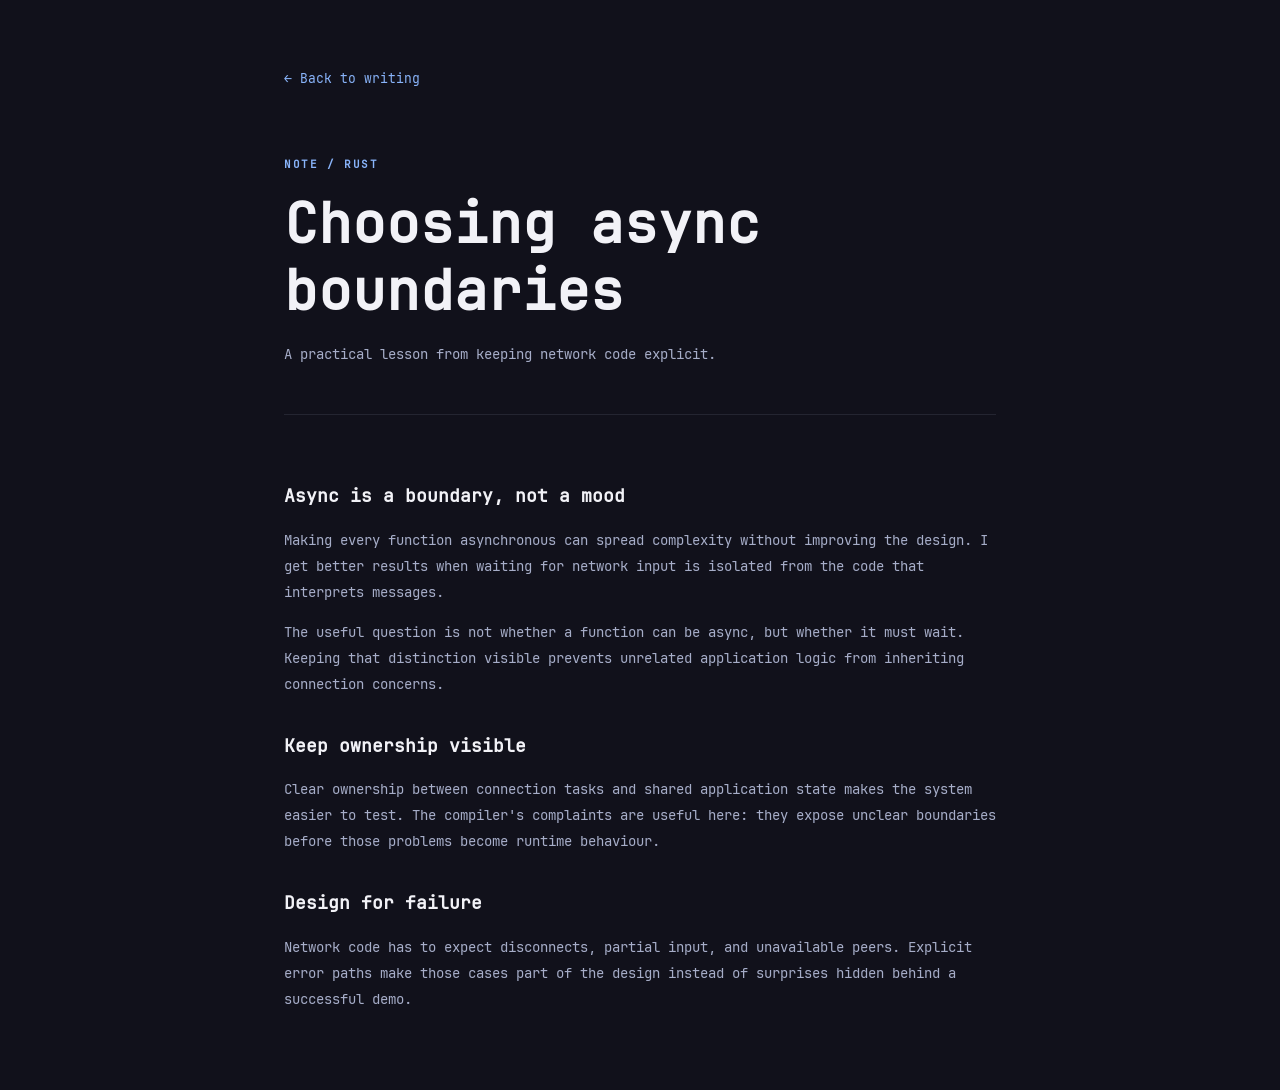
<file: files/writing/async-boundaries.html>
<!DOCTYPE html>
<html lang="en">
<head><meta charset="UTF-8"><meta name="viewport" content="width=device-width, initial-scale=1.0"><title>Choosing async boundaries | Simarpreet Singh</title><link rel="icon" href="../../images/favicon.svg"><link rel="stylesheet" href="../../css/writing.css"></head>
<body><a class="back-link" href="../../index.html#writing">← Back to writing</a><main><p class="eyebrow">NOTE / RUST</p><h1>Choosing async boundaries</h1><p class="lede">A practical lesson from keeping network code explicit.</p><article><h2>Async is a boundary, not a mood</h2><p>Making every function asynchronous can spread complexity without improving the design. I get better results when waiting for network input is isolated from the code that interprets messages.</p><p>The useful question is not whether a function can be async, but whether it must wait. Keeping that distinction visible prevents unrelated application logic from inheriting connection concerns.</p><h2>Keep ownership visible</h2><p>Clear ownership between connection tasks and shared application state makes the system easier to test. The compiler's complaints are useful here: they expose unclear boundaries before those problems become runtime behaviour.</p><h2>Design for failure</h2><p>Network code has to expect disconnects, partial input, and unavailable peers. Explicit error paths make those cases part of the design instead of surprises hidden behind a successful demo.</p></article></main><script src="../../js/writing.js"></script></body>
</html>
</file>
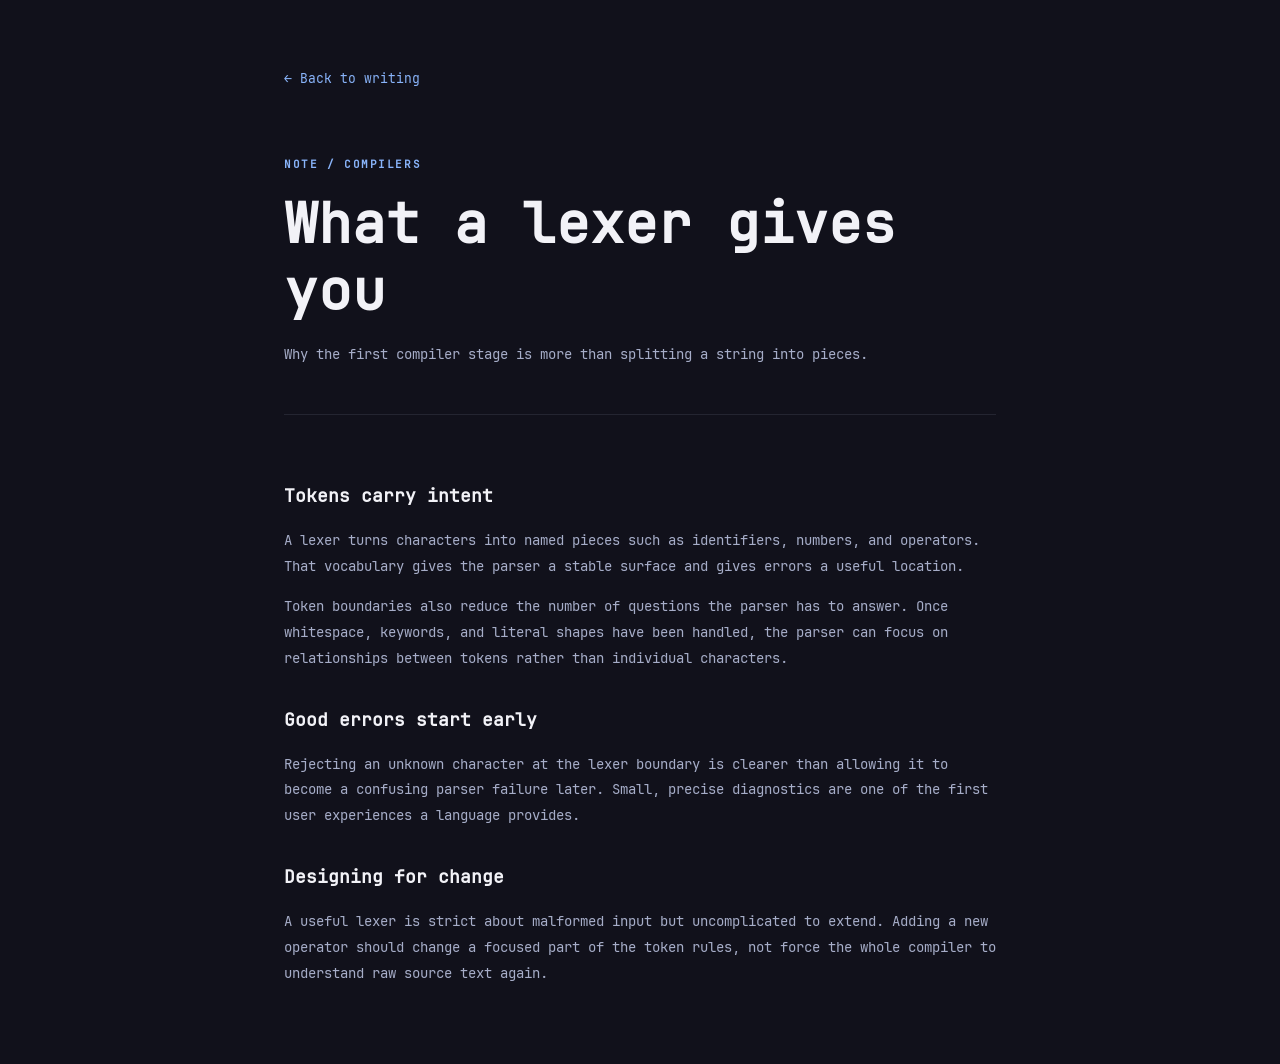
<file: files/writing/lexer-design.html>
<!DOCTYPE html>
<html lang="en">
<head><meta charset="UTF-8"><meta name="viewport" content="width=device-width, initial-scale=1.0"><title>What a lexer gives you | Simarpreet Singh</title><link rel="icon" href="../../images/favicon.svg"><link rel="stylesheet" href="../../css/writing.css"></head>
<body><a class="back-link" href="../../index.html#writing">← Back to writing</a><main><p class="eyebrow">NOTE / COMPILERS</p><h1>What a lexer gives you</h1><p class="lede">Why the first compiler stage is more than splitting a string into pieces.</p><article><h2>Tokens carry intent</h2><p>A lexer turns characters into named pieces such as identifiers, numbers, and operators. That vocabulary gives the parser a stable surface and gives errors a useful location.</p><p>Token boundaries also reduce the number of questions the parser has to answer. Once whitespace, keywords, and literal shapes have been handled, the parser can focus on relationships between tokens rather than individual characters.</p><h2>Good errors start early</h2><p>Rejecting an unknown character at the lexer boundary is clearer than allowing it to become a confusing parser failure later. Small, precise diagnostics are one of the first user experiences a language provides.</p><h2>Designing for change</h2><p>A useful lexer is strict about malformed input but uncomplicated to extend. Adding a new operator should change a focused part of the token rules, not force the whole compiler to understand raw source text again.</p></article></main><script src="../../js/writing.js"></script></body>
</html>
</file>
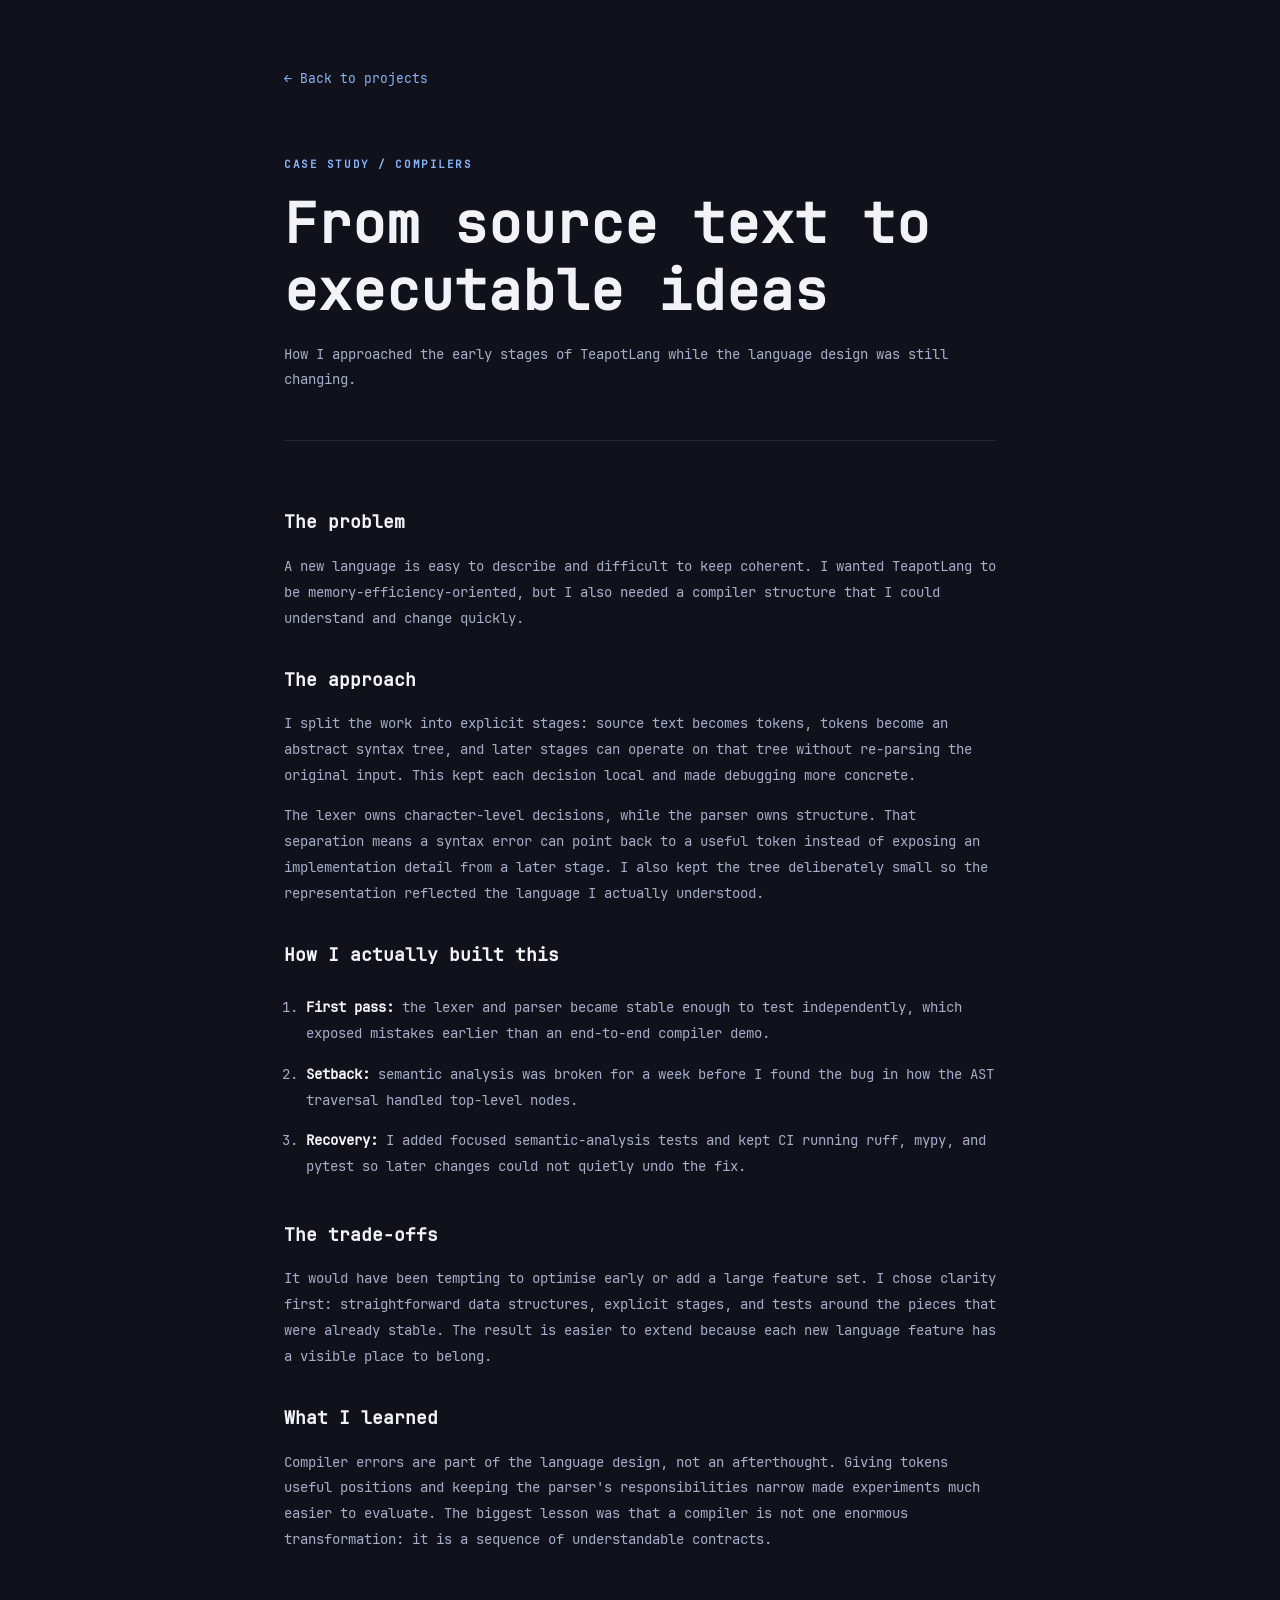
<file: files/writing/teapotlang-case-study.html>
<!DOCTYPE html>
<html lang="en">
<head>
    <meta charset="UTF-8">
    <meta name="viewport" content="width=device-width, initial-scale=1.0">
    <title>TeapotLang case study | Simarpreet Singh</title>
    <link rel="icon" href="../../images/favicon.svg">
    <link rel="stylesheet" href="../../css/writing.css">
</head>
<body>
<a class="back-link" href="../../index.html#projects">← Back to projects</a>
<main>
    <p class="eyebrow">CASE STUDY / COMPILERS</p>
    <h1>From source text to executable ideas</h1>
    <p class="lede">How I approached the early stages of TeapotLang while the language design was still changing.</p>
    <article>
        <h2>The problem</h2>
        <p>A new language is easy to describe and difficult to keep coherent. I wanted TeapotLang to be memory-efficiency-oriented, but I also needed a compiler structure that I could understand and change quickly.</p>
        <h2>The approach</h2>
        <p>I split the work into explicit stages: source text becomes tokens, tokens become an abstract syntax tree, and later stages can operate on that tree without re-parsing the original input. This kept each decision local and made debugging more concrete.</p>
        <p>The lexer owns character-level decisions, while the parser owns structure. That separation means a syntax error can point back to a useful token instead of exposing an implementation detail from a later stage. I also kept the tree deliberately small so the representation reflected the language I actually understood.</p>
        <h2>How I actually built this</h2>
        <ol class="build-timeline">
            <li><strong>First pass:</strong> the lexer and parser became stable enough to test independently, which exposed mistakes earlier than an end-to-end compiler demo.</li>
            <li><strong>Setback:</strong> semantic analysis was broken for a week before I found the bug in how the AST traversal handled top-level nodes.</li>
            <li><strong>Recovery:</strong> I added focused semantic-analysis tests and kept CI running ruff, mypy, and pytest so later changes could not quietly undo the fix.</li>
        </ol>
        <h2>The trade-offs</h2>
        <p>It would have been tempting to optimise early or add a large feature set. I chose clarity first: straightforward data structures, explicit stages, and tests around the pieces that were already stable. The result is easier to extend because each new language feature has a visible place to belong.</p>
        <h2>What I learned</h2>
        <p>Compiler errors are part of the language design, not an afterthought. Giving tokens useful positions and keeping the parser's responsibilities narrow made experiments much easier to evaluate. The biggest lesson was that a compiler is not one enormous transformation: it is a sequence of understandable contracts.</p>
    </article>
</main>
<script src="../../js/writing.js"></script>
</body>
</html>
</file>
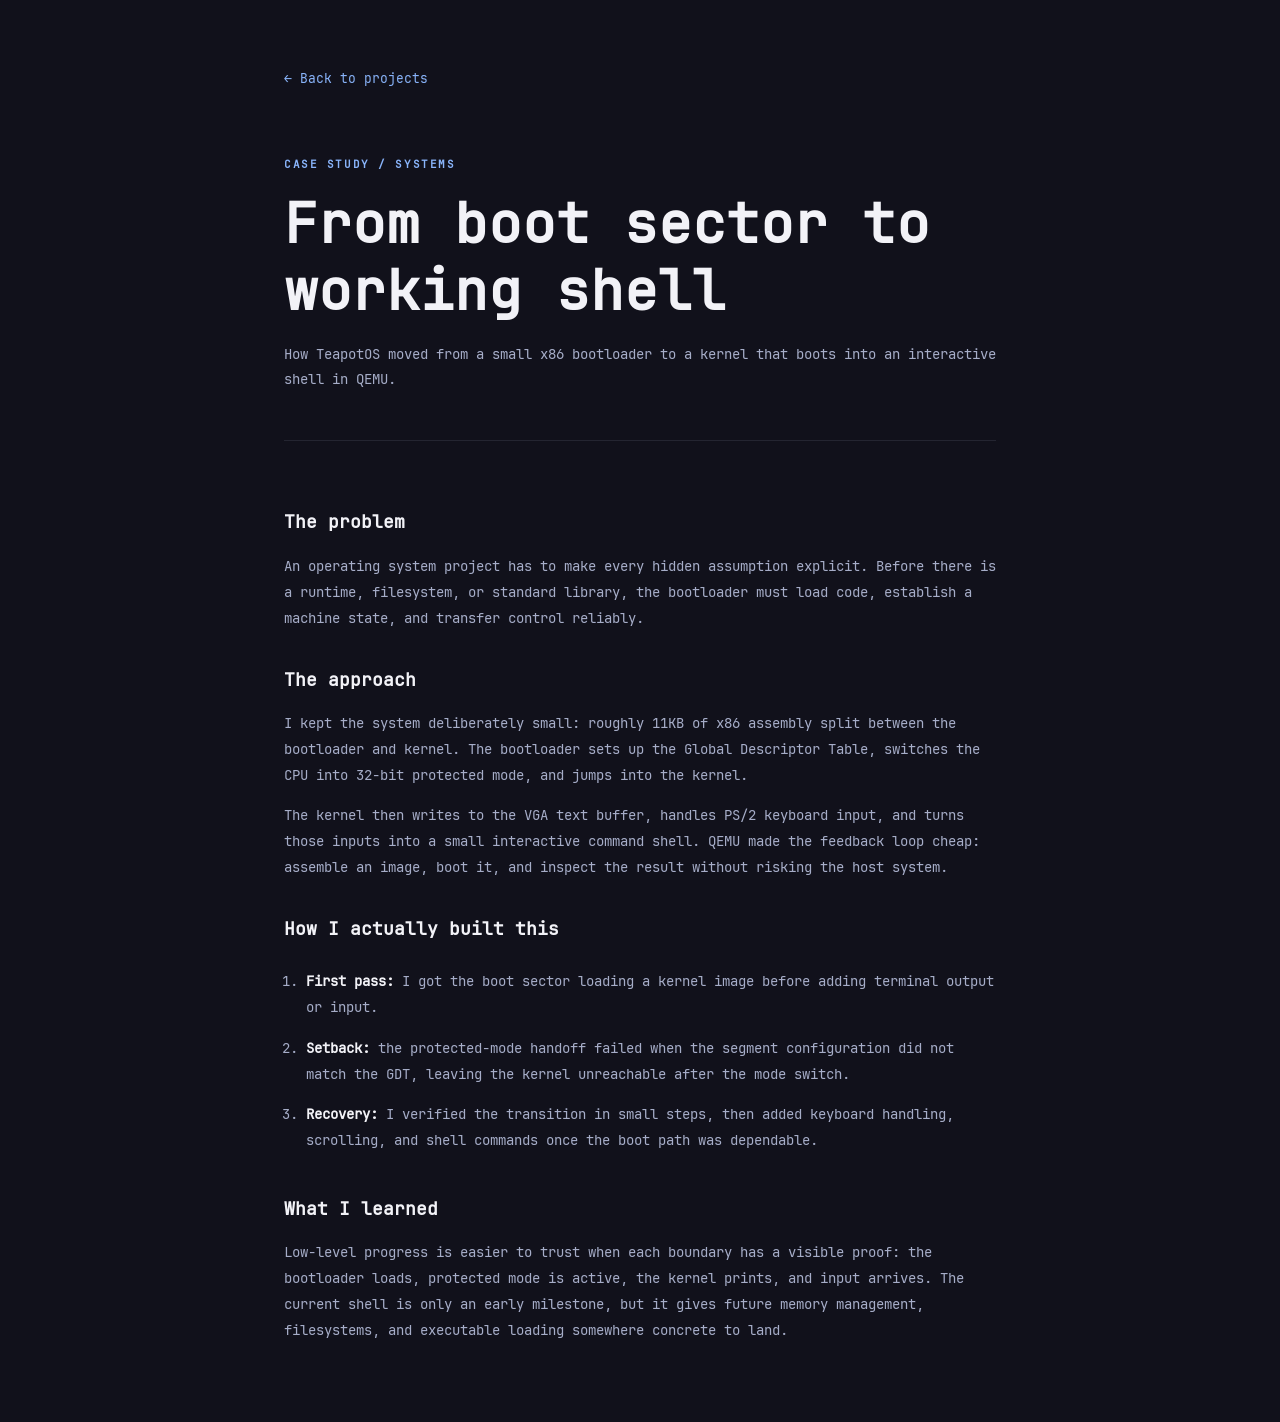
<file: files/writing/teapotos-case-study.html>
<!DOCTYPE html>
<html lang="en">
<head>
    <meta charset="UTF-8">
    <meta name="viewport" content="width=device-width, initial-scale=1.0">
    <title>TeapotOS case study | Simarpreet Singh</title>
    <link rel="icon" href="../../images/favicon.svg">
    <link rel="stylesheet" href="../../css/writing.css">
</head>
<body>
<a class="back-link" href="../../index.html#projects">← Back to projects</a>
<main>
    <p class="eyebrow">CASE STUDY / SYSTEMS</p>
    <h1>From boot sector to working shell</h1>
    <p class="lede">How TeapotOS moved from a small x86 bootloader to a kernel that boots into an interactive shell in QEMU.</p>
    <article>
        <h2>The problem</h2>
        <p>An operating system project has to make every hidden assumption explicit. Before there is a runtime, filesystem, or standard library, the bootloader must load code, establish a machine state, and transfer control reliably.</p>
        <h2>The approach</h2>
        <p>I kept the system deliberately small: roughly 11KB of x86 assembly split between the bootloader and kernel. The bootloader sets up the Global Descriptor Table, switches the CPU into 32-bit protected mode, and jumps into the kernel.</p>
        <p>The kernel then writes to the VGA text buffer, handles PS/2 keyboard input, and turns those inputs into a small interactive command shell. QEMU made the feedback loop cheap: assemble an image, boot it, and inspect the result without risking the host system.</p>
        <h2>How I actually built this</h2>
        <ol class="build-timeline">
            <li><strong>First pass:</strong> I got the boot sector loading a kernel image before adding terminal output or input.</li>
            <li><strong>Setback:</strong> the protected-mode handoff failed when the segment configuration did not match the GDT, leaving the kernel unreachable after the mode switch.</li>
            <li><strong>Recovery:</strong> I verified the transition in small steps, then added keyboard handling, scrolling, and shell commands once the boot path was dependable.</li>
        </ol>
        <h2>What I learned</h2>
        <p>Low-level progress is easier to trust when each boundary has a visible proof: the bootloader loads, protected mode is active, the kernel prints, and input arrives. The current shell is only an early milestone, but it gives future memory management, filesystems, and executable loading somewhere concrete to land.</p>
    </article>
</main>
<script src="../../js/writing.js"></script>
</body>
</html>
</file>
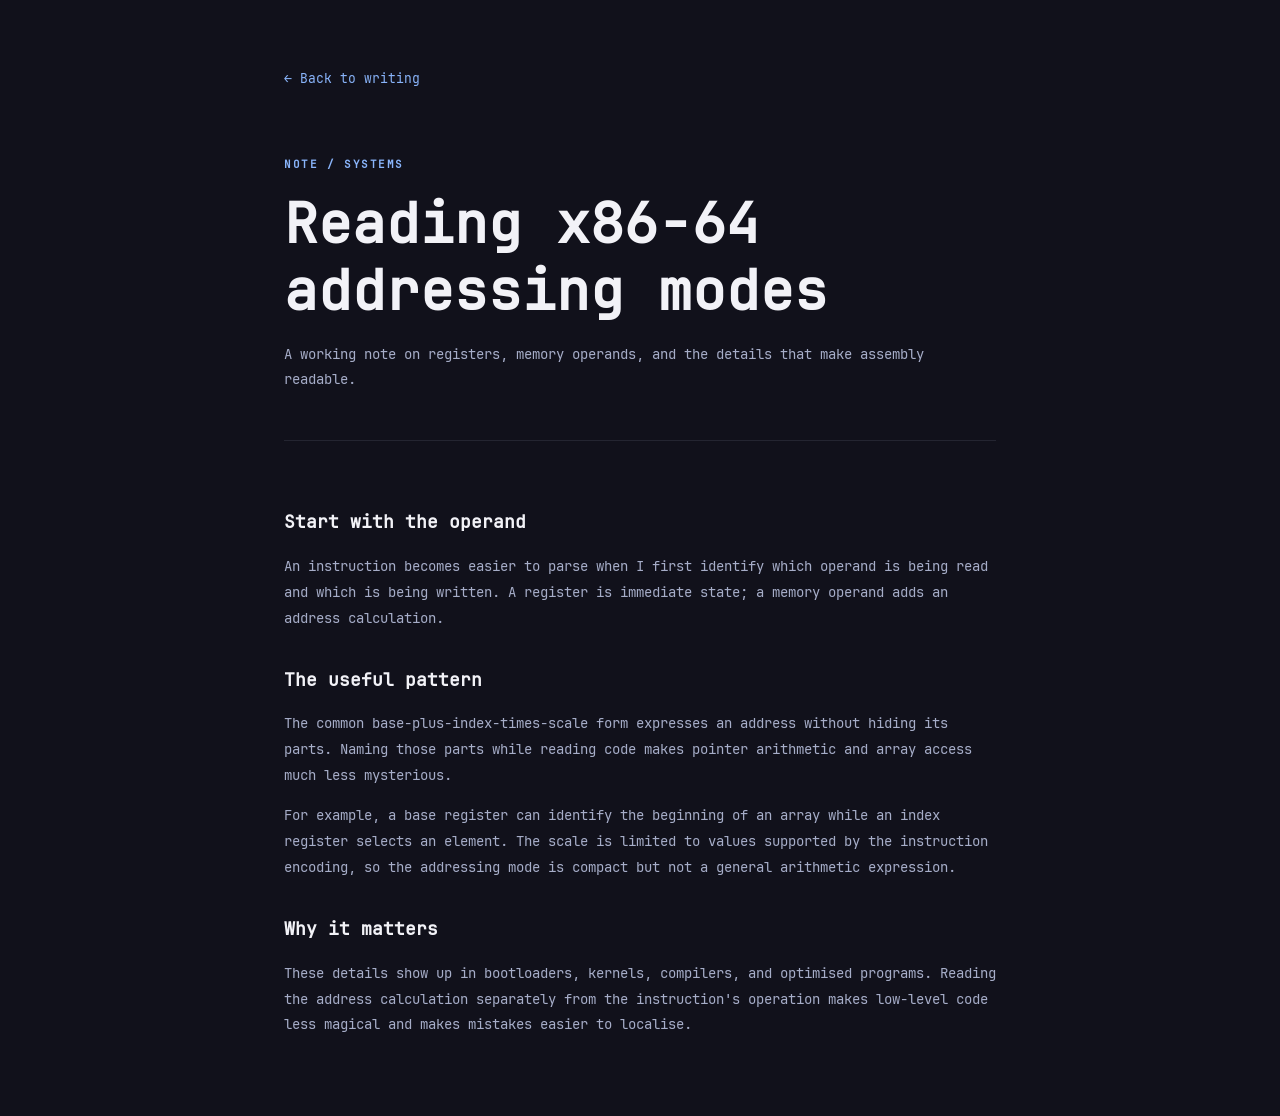
<file: files/writing/x86-64-addressing.html>
<!DOCTYPE html>
<html lang="en">
<head><meta charset="UTF-8"><meta name="viewport" content="width=device-width, initial-scale=1.0"><title>Reading x86-64 addressing modes | Simarpreet Singh</title><link rel="icon" href="../../images/favicon.svg"><link rel="stylesheet" href="../../css/writing.css"></head>
<body><a class="back-link" href="../../index.html#writing">← Back to writing</a><main><p class="eyebrow">NOTE / SYSTEMS</p><h1>Reading x86-64 addressing modes</h1><p class="lede">A working note on registers, memory operands, and the details that make assembly readable.</p><article><h2>Start with the operand</h2><p>An instruction becomes easier to parse when I first identify which operand is being read and which is being written. A register is immediate state; a memory operand adds an address calculation.</p><h2>The useful pattern</h2><p>The common base-plus-index-times-scale form expresses an address without hiding its parts. Naming those parts while reading code makes pointer arithmetic and array access much less mysterious.</p><p>For example, a base register can identify the beginning of an array while an index register selects an element. The scale is limited to values supported by the instruction encoding, so the addressing mode is compact but not a general arithmetic expression.</p><h2>Why it matters</h2><p>These details show up in bootloaders, kernels, compilers, and optimised programs. Reading the address calculation separately from the instruction's operation makes low-level code less magical and makes mistakes easier to localise.</p></article></main><script src="../../js/writing.js"></script></body>
</html>
</file>
<file: css/style.css>
@font-face {
    font-family: "JetBrains Mono";
    src: url("../fonts/JetBrainsMono-Regular.ttf") format("truetype");
    font-weight: 400;
    font-style: normal;
    font-display: swap;
}
.demo-notice {
    max-width: 780px;
    padding: 0.75rem 0.9rem;
    color: #aeb6d0;
    background: rgba(249, 226, 175, 0.06);
    border-left: 2px solid #f9e2af;
    font-size: 0.75rem;
}

.demo-notice strong {
    color: #f9e2af;
}

@font-face {
    font-family: "JetBrains Mono";
    src: url("../fonts/JetBrainsMono-Bold.ttf") format("truetype");
    font-weight: 700;
    font-style: normal;
    font-display: swap;
}


/* =========================
   VARIABLES
   ========================= */

:root {
    --bg: #11111b;
    --bg-soft: #181825;
    --surface: #1e1e2e;
    --surface-hover: #252538;

    --text: #f2f2f7;
    --muted: #a6adc8;

    --accent: #89b4fa;
    --accent-hover: #b4d0ff;

    --border: rgba(205, 214, 244, 0.10);
    --border-hover: rgba(137, 180, 250, 0.35);

    --max-width: 1150px;

    --radius: 14px;

    --shadow:
        0 20px 60px rgba(0, 0, 0, 0.28);
}


/* =========================
   RESET
   ========================= */

* {
    box-sizing: border-box;
}

html {
    scrollbar-width: none;
    -ms-overflow-style: none;
}

html::-webkit-scrollbar {
    display: none;
}

* {
    scrollbar-width: none;
    -ms-overflow-style: none;
}

*::-webkit-scrollbar {
    display: none;
}

html {
    scroll-behavior: smooth;
    scroll-padding-top: 90px;
}

body {
    margin: 0;

    color: var(--text);

    background:
        radial-gradient(
            circle at 50% -15%,
            rgba(137, 180, 250, 0.13),
            transparent 35%
        ),
        var(--bg);

    font-family: "JetBrains Mono", monospace;

    line-height: 1.7;
}

a {
    color: inherit;
}

img {
    max-width: 100%;
}

button,
a {
    font-family: inherit;
}

::selection {
    color: var(--bg);
    background: var(--accent);
}


/* =========================
   NAVIGATION
   ========================= */

.navbar {
    position: fixed;

    top: 0;
    left: 0;

    width: 100%;
    height: 64px;

    display: flex;
    align-items: center;
    justify-content: space-between;

    padding: 0 5%;

    background: rgba(17, 17, 27, 0.78);

    border-bottom: 1px solid var(--border);

    backdrop-filter: blur(18px);
    -webkit-backdrop-filter: blur(18px);

    z-index: 1000;
}

.logo {
    color: var(--text);

    font-weight: 700;

    text-decoration: none;

    transition: color 0.2s ease;
}

.logo:hover {
    color: var(--accent);
}

.nav-links {
    display: flex;
    align-items: center;

    gap: 0.35rem;

    margin: 0;
    padding: 0;

    list-style: none;
}

.nav-links a {
    display: block;

    padding: 0.45rem 0.7rem;

    color: var(--muted);

    font-size: 0.8rem;

    text-decoration: none;

    border-radius: 7px;

    transition:
        color 0.2s ease,
        background 0.2s ease;
}

.nav-links a:hover {
    color: var(--text);

    background: var(--surface);
}

.hamburger {
    display: none;

    padding: 0.25rem;

    color: var(--text);

    background: none;
    border: 0;

    font-size: 1.5rem;

    cursor: pointer;
}


/* =========================
   HERO
   ========================= */

.hero {
    min-height: 100vh;

    display: flex;
    flex-direction: column;
}

.hero-content {
    width: min(850px, 90%);

    margin: auto;

    padding: 120px 0 80px;

    text-align: center;
}

.eyebrow {
    margin: 0 0 1rem;

    color: var(--accent);

    font-size: 0.75rem;
    font-weight: 700;

    letter-spacing: 0.18em;
}

.hero h1 {
    margin: 0;

    display: inline-block;

    font-size: clamp(3rem, 9vw, 6rem);

    line-height: 1.2;

    padding-bottom: 0.12em;

    letter-spacing: -0.07em;

    background: linear-gradient(
        135deg,
        #ffffff,
        var(--accent)
    );

    -webkit-background-clip: text;
    background-clip: text;

    -webkit-text-fill-color: transparent;
}

.hero h2 {
    max-width: 700px;

    margin: 1.5rem auto 0;

    color: var(--muted);

    font-size: clamp(1.1rem, 2.5vw, 1.5rem);

    font-weight: 400;

    line-height: 1.5;
}

.hero-description {
    max-width: 650px;

    margin: 1.25rem auto 2rem;

    color: #8f96b0;

    font-size: 0.95rem;
}

.hero-actions {
    display: flex;
    justify-content: center;

    gap: 0.75rem;

    flex-wrap: wrap;
}

.button {
    display: inline-flex;
    align-items: center;
    justify-content: center;

    min-height: 46px;

    padding: 0.7rem 1.2rem;

    border-radius: 8px;

    font-size: 0.85rem;

    text-decoration: none;

    transition:
        transform 0.2s ease,
        background 0.2s ease,
        border-color 0.2s ease;
}

.button:hover {
    transform: translateY(-2px);
}

.button-primary {
    color: var(--bg);

    background: var(--accent);

    border: 1px solid var(--accent);

    font-weight: 700;
}

.button-primary:hover {
    background: var(--accent-hover);
    border-color: var(--accent-hover);
}

.button-secondary {
    color: var(--text);

    background: var(--surface);

    border: 1px solid var(--border);
}

.button-secondary:hover {
    border-color: var(--border-hover);
}

.hero-links {
    display: flex;
    justify-content: center;
    gap: 0.75rem;

    margin-top: 1.5rem;

    color: #777e98;

    font-size: 0.8rem;
}

.hero-links a {
    color: var(--muted);

    text-decoration: none;
}

.hero-links a:hover {
    color: var(--accent);
}


/* =========================
   SECTIONS
   ========================= */

.section {
    width: min(var(--max-width), 90%);

    margin: 0 auto;

    padding: 7rem 0;
}

.section-heading {
    max-width: 750px;

    margin-bottom: 3rem;
}

.section-heading h2 {
    margin: 0;

    color: var(--text);

    font-size: clamp(2rem, 5vw, 3rem);

    line-height: 1.2;

    letter-spacing: -0.04em;
}

.section-heading > p:last-child {
    max-width: 650px;

    margin-top: 1rem;

    color: var(--muted);

    font-size: 0.95rem;
}


/* =========================
   ABOUT
   ========================= */

.about-content {
    max-width: 850px;

    display: grid;
    gap: 1.2rem;
}

.about-content p {
    margin: 0;

    color: var(--muted);

    font-size: 1rem;
}


/* =========================
   SKILLS
   ========================= */

.skills-list {
    display: flex;
    flex-direction: column;

    border-top: 1px solid var(--border);
}

.skill-card {
    display: grid;
    grid-template-columns: 70px 1fr;

    gap: 1.5rem;

    padding: 1.5rem 0;

    border-bottom: 1px solid var(--border);

    transition:
        padding-left 0.2s ease,
        border-color 0.2s ease;
}

.skill-card:hover {
    padding-left: 0.75rem;

    border-color: var(--border-hover);
}

.skill-number {
    padding-top: 0.2rem;

    color: var(--accent);

    font-size: 0.75rem;
}

.skill-card h3 {
    margin: 0;

    color: var(--text);

    font-size: 1.05rem;
}

.skill-card p {
    max-width: 700px;

    margin: 0.35rem 0 0;

    color: var(--muted);

    font-size: 0.85rem;
}


/* =========================
   PROJECTS
   ========================= */

.project-grid {
    display: grid;

    grid-template-columns: repeat(2, minmax(0, 1fr));

    gap: 1.25rem;
}

.project-card {
    display: flex;
    flex-direction: column;

    min-width: 0;

    overflow: hidden;

    background: var(--surface);

    border: 1px solid var(--border);

    border-radius: var(--radius);

    transition:
        transform 0.25s ease,
        border-color 0.25s ease,
        box-shadow 0.25s ease;
}

.project-card:hover {
    transform: translateY(-5px);

    border-color: var(--border-hover);

    box-shadow: var(--shadow);
}

.project-image {
    height: 190px;

    display: flex;
    align-items: center;
    justify-content: center;

    padding: 2rem;

    background: var(--bg-soft);

    border-bottom: 1px solid var(--border);
}

.project-image img {
    width: 100%;
    height: 100%;

    object-fit: contain;
}

.project-content {
    display: flex;
    flex-direction: column;

    flex: 1;

    padding: 1.5rem;
}

.project-label {
    display: block;

    margin-bottom: 0.6rem;

    color: var(--accent);

    font-size: 0.65rem;
    font-weight: 700;

    letter-spacing: 0.12em;
}

.project-content h3 {
    margin: 0;

    font-size: 1.3rem;
}

.project-content > p {
    margin: 0.8rem 0 1rem;

    color: var(--muted);

    font-size: 0.85rem;

    line-height: 1.7;
}

.project-facts {
    display: grid;
    gap: 0.3rem;

    margin: 0 0 0.8rem;
    padding-left: 1.1rem;

    color: var(--text);
    font-size: 0.72rem;
    font-weight: 700;
    line-height: 1.5;
}

.project-facts li {
    padding-left: 0.15rem;
}

.project-content .project-next {
    margin: 0 0 1rem;
    color: #777e98;
    font-size: 0.72rem;
    line-height: 1.6;
}

.project-next strong {
    color: var(--text);
}

.tech-tags {
    display: flex;
    flex-wrap: wrap;

    gap: 0.4rem;

    margin-bottom: 1.5rem;
}

.tech-tags span {
    padding: 0.3rem 0.55rem;

    color: #aeb6d0;

    background: var(--bg-soft);

    border: 1px solid var(--border);

    border-radius: 5px;

    font-size: 0.65rem;
}

.project-link {
    display: inline-flex;
    align-items: center;

    gap: 0.5rem;

    width: fit-content;

    margin-top: auto;

    color: var(--accent);

    font-size: 0.8rem;
    font-weight: 700;

    text-decoration: none;
}

.project-link span {
    transition: transform 0.2s ease;
}

.project-link:hover span {
    transform: translate(3px, -3px);
}

.project-links {
    display: flex;
    flex-direction: column;
    align-items: flex-start;
    gap: 0.6rem;

    margin-top: auto;
}

.project-links .project-link {
    margin-top: 0;
}

.project-preview {
    margin: 0 0 1.5rem;
    overflow: hidden;
    color: #d9e2f2;
    background: #10151d;
    border: 1px solid rgba(137, 180, 250, 0.22);
    border-radius: 8px;
    font-size: 0.7rem;
}

.preview-toolbar {
    display: flex;
    align-items: center;
    justify-content: space-between;
    gap: 0.75rem;
    padding: 0.65rem 0.75rem;
    background: #171e29;
    border-bottom: 1px solid rgba(205, 214, 244, 0.1);
}

.preview-kicker {
    color: var(--accent);
    font-size: 0.62rem;
    font-weight: 700;
    letter-spacing: 0.11em;
}

.preview-status {
    display: inline-flex;
    align-items: center;
    gap: 0.35rem;
    color: #8f96b0;
    font-size: 0.6rem;
    white-space: nowrap;
}

.chat-reset {
    margin-left: auto;
    padding: 0.25rem 0.45rem;
    color: #a6adc8;
    background: transparent;
    border: 1px solid rgba(205, 214, 244, 0.2);
    border-radius: 4px;
    font: inherit;
    font-size: 0.58rem;
    cursor: pointer;
}

.chat-reset:hover {
    color: var(--text);
    border-color: var(--accent);
}

.preview-status i,
.client-dot {
    width: 6px;
    height: 6px;
    display: inline-block;
    background: #a6e3a1;
    border-radius: 50%;
    box-shadow: 0 0 8px rgba(166, 227, 161, 0.8);
}

.terminal-output {
    height: 150px;
    max-height: 150px;
    padding: 0.8rem;
    color: #a6e3a1;
    line-height: 1.6;
    overflow-y: auto;
}

.terminal-output p {
    margin: 0;
    white-space: pre-wrap;
}

.terminal-output strong {
    color: #f9e2af;
}

.terminal-form {
    display: flex;
    align-items: center;
    gap: 0.5rem;
    padding: 0 0.8rem 0.8rem;
    color: #89b4fa;
    min-height: 30px;
}

.terminal-prompt {
    margin: 0;
    color: #89b4fa;
}

.terminal-prompt b {
    color: #f9e2af;
    animation: terminal-cursor 1s steps(2, start) infinite;
}

.terminal-form label {
    position: absolute;
    width: 1px;
    height: 1px;
    overflow: hidden;
    clip: rect(0 0 0 0);
}

@keyframes terminal-cursor {
    50% { opacity: 0; }
}

.terminal-form input,
.chat-form input {
    min-width: 0;
    flex: 1;
    color: inherit;
    background: rgba(30, 30, 46, 0.8);
    border: 1px solid rgba(137, 180, 250, 0.32);
    outline: 0;
    font: inherit;
    min-height: 24px;
    padding: 0.2rem 0.35rem;
    border-radius: 4px;
    caret-color: #f9e2af;
}

.terminal-form input::placeholder {
    color: #777e98;
    opacity: 1;
}

.terminal-form input:hover {
    border-color: rgba(137, 180, 250, 0.55);
}

.terminal-form input:focus,
.chat-form input:focus,
.compiler-preview textarea:focus {
    outline: 1px solid rgba(137, 180, 250, 0.55);
    outline-offset: 2px;
}

textarea {
    resize: none;
}

.editor-label {
    display: block;
    padding: 0.65rem 0.8rem 0.2rem;
    color: #8f96b0;
    font-size: 0.62rem;
}

.compiler-preview textarea {
    width: 100%;
    height: 134px;
    min-height: 134px;
    max-height: 134px;
    display: block;
    padding: 0.35rem 0.8rem 0.8rem;
    color: #cdd6f4;
    background: transparent;
    border: 0;
    outline: 0;
    font: inherit;
    line-height: 1.55;
}

.compiler-actions {
    display: flex;
    align-items: center;
    gap: 0.65rem;
    padding: 0.7rem 0.8rem;
    border-top: 1px solid rgba(205, 214, 244, 0.1);
}

.preview-button,
.chat-form button {
    color: #11111b;
    background: var(--accent);
    border: 0;
    border-radius: 4px;
    font: inherit;
    font-weight: 700;
    cursor: pointer;
}

.preview-button {
    padding: 0.45rem 0.6rem;
}

.preview-button:hover,
.chat-form button:hover {
    background: var(--accent-hover);
}

.compile-stage {
    color: #f9e2af;
    font-size: 0.62rem;
}

.compiler-output {
    height: 150px;
    max-height: 150px;
    min-height: 48px;
    padding: 0.7rem 0.8rem;
    color: #a6e3a1;
    background: rgba(166, 227, 161, 0.06);
    border-top: 1px solid rgba(205, 214, 244, 0.1);
    line-height: 1.5;
    white-space: pre-wrap;
    overflow: auto;
    text-align: left;
    overscroll-behavior: contain;
}

.compiler-output table {
    width: max-content;
    min-width: 100%;
    border-collapse: collapse;
    font-size: 0.63rem;
    white-space: nowrap;
}

.compiler-output:has(table) {
    padding: 0;
}

.compiler-output th,
.compiler-output td {
    padding: 0.42rem 0.62rem;
    border-bottom: 1px solid rgba(205, 214, 244, 0.1);
    text-align: left;
}

.compiler-output th {
    position: sticky;
    top: 0;
    z-index: 1;
    color: #89b4fa;
    background: #111827;
    font-size: 0.58rem;
    letter-spacing: 0.05em;
    text-transform: uppercase;
}

.token-type {
    color: #f9e2af;
}

.ast-tree,
.ast-tree ul {
    margin: 0;
    padding-left: 0.8rem;
    list-style: none;
}

.ast-tree {
    width: max-content;
    min-width: 100%;
    padding: 0.7rem 0.8rem 1rem;
    color: #cdd6f4;
    white-space: nowrap;
}

.ast-tree ul {
    border-left: 1px solid rgba(137, 180, 250, 0.22);
}

.ast-row {
    display: flex;
    gap: 0.45rem;
    min-height: 1.35rem;
    align-items: baseline;
}

.ast-branch {
    color: #777e98;
}

.ast-value {
    color: #a6e3a1;
}

.symbol-table-output {
    overflow: auto;
    padding: 0.7rem 0.8rem;
}

.symbol-table-output table {
    width: max-content;
    min-width: 360px;
    border-collapse: collapse;
    color: #cdd6f4;
    font-size: 0.62rem;
    white-space: nowrap;
}

.symbol-table-output th,
.symbol-table-output td {
    padding: 0.45rem 0.65rem;
    border-bottom: 1px solid rgba(205, 214, 244, 0.1);
    text-align: left;
}

.symbol-table-output th {
    position: sticky;
    top: 0;
    z-index: 1;
    color: #89b4fa;
    background: #111827;
    font-size: 0.6rem;
    letter-spacing: 0.06em;
    text-transform: uppercase;
}

.symbol-table-output td:first-child,
.symbol-table-output td:nth-child(3) {
    color: #f9e2af;
}

.compiler-tabs {
    display: flex;
    gap: 0.25rem;
    padding: 0.55rem 0.65rem 0;
    border-top: 1px solid rgba(205, 214, 244, 0.1);
}

.compiler-tab {
    padding: 0.35rem 0.45rem;
    color: #8f96b0;
    background: transparent;
    border: 0;
    border-bottom: 2px solid transparent;
    font: inherit;
    font-size: 0.6rem;
    cursor: pointer;
}

.compiler-tab.active,
.compiler-tab:hover {
    color: var(--accent);
    border-bottom-color: var(--accent);
}

.compiler-output.error {
    color: #f38ba8;
    background: rgba(243, 139, 168, 0.06);
}

.chat-clients {
    display: grid;
    grid-template-columns: 1fr;
}

.chat-client + .chat-client {
    border-left: 1px solid rgba(205, 214, 244, 0.1);
}

.chat-client header {
    min-width: 0;
    background: #10151d;
}

.terminal-titlebar {
    display: flex;
    align-items: center;
    justify-content: center;
    position: relative;
    min-height: 31px;
    padding: 0.45rem 0.7rem;
    color: #8f96b0;
    background: #171e29;
    border-bottom: 1px solid rgba(205, 214, 244, 0.1);
    font-size: 0.6rem;
}

.terminal-lights {
    position: absolute;
    left: 0.7rem;
    display: inline-flex;
    gap: 0.25rem;
}

.terminal-lights i {
    width: 6px;
    height: 6px;
    display: block;
    background: #777e98;
    border-radius: 50%;
}

.terminal-lights i:first-child {
    background: #f38ba8;
}

.terminal-lights i:nth-child(2) {
    background: #f9e2af;
}

.terminal-lights i:last-child {
    background: #a6e3a1;
}

.chat-form label {
    display: none;
}

.chat-client header small {
    margin-left: auto;
    color: #777e98;
    font-size: 0.55rem;
}

.chat-messages {
    height: 180px;
    max-height: 180px;
    min-height: 180px;
    padding: 0.65rem;
    color: #cdd6f4;
    line-height: 1.55;
    overflow-y: auto;
}

.chat-message {
    margin: 0 0 0.4rem;
    color: #cdd6f4;
    overflow-wrap: anywhere;
}

.fossil-terminal-output .chat-message::before {
    content: "> ";
    color: #777e98;
}

.fossil-terminal-output .chat-message.joined {
    color: #a6e3a1;
}

.fossil-terminal-output .chat-message.relay {
    color: #89b4fa;
}

.fossil-terminal-output .live-prompt {
    color: #f9e2af;
}

.chat-error {
    color: #f38ba8;
}

.chat-form {
    display: flex;
    gap: 0.35rem;
    padding: 0.55rem;
    border-top: 1px solid rgba(205, 214, 244, 0.1);
}

.chat-form::before {
    content: "";
    width: 6px;
    height: 6px;
    flex: 0 0 6px;
    align-self: center;
    background: #a6e3a1;
    border-radius: 50%;
}

.chat-form input {
    color: #cdd6f4;
}

.chat-form input::placeholder {
    color: #777e98;
}

.chat-form button {
    width: 24px;
    height: 24px;
    flex: 0 0 24px;
}


/* =========================
   CASE STUDIES
   ========================= */

.case-study-grid,
.writing-grid {
    display: grid;
    grid-template-columns: 1fr;
    gap: 1.25rem;
    margin-top: 2rem;
}

.case-study-card {
    display: grid;
    grid-template-columns: minmax(0, 1fr) minmax(0, 1fr);
    gap: 1.5rem;
    padding: 1rem;
    background: var(--bg-soft);
    border: 1px solid var(--border);
    border-radius: var(--radius);
}

.case-study-card > img {
    width: min(100%, 440px);
    height: auto;
    aspect-ratio: 7 / 5;
    padding: 0.75rem;
    object-fit: contain;
    align-self: center;
    justify-self: center;
    background: var(--surface);
    border-radius: 8px;
}

.case-study-card > div {
    align-self: center;
}

.case-study-card h3,
.writing-card h3 {
    margin: 0;
    font-size: 1.05rem;
    line-height: 1.4;
}

.case-study-card p,
.writing-card p {
    color: var(--muted);
    font-size: 0.8rem;
}

.case-study-detail {
    padding-top: 0.7rem;
    border-top: 1px solid var(--border);
}

.case-study-detail strong,
.impact-note strong {
    color: var(--text);
}


/* =========================
   CLIENT WORK
   ========================= */

.client-grid {
    display: grid;

    gap: 1.5rem;
}

.client-card {
    display: grid;

    grid-template-columns: 0.9fr 1.1fr;

    gap: 2rem;

    padding: 1.5rem;

    background: var(--surface);

    border: 1px solid var(--border);

    border-radius: var(--radius);

    transition: border-color 0.25s ease;
}

.client-card:hover {
    border-color: var(--border-hover);
}

.client-info {
    display: flex;
    flex-direction: column;

    justify-content: center;
}

.client-info h3 {
    margin: 0;

    font-size: 1.4rem;
}

.client-info p {
    color: var(--muted);

    font-size: 0.85rem;
}

.client-info .impact-note {
    margin: 0 0 1.2rem;
    color: #777e98;
    font-size: 0.72rem;
    line-height: 1.6;
}

.client-quote {
    margin: 0 0 1.2rem;
    color: var(--text) !important;
    font-size: 0.78rem !important;
    font-style: italic;
}

.client-quote span {
    color: var(--muted);
    font-style: normal;
}

.site-preview {
    height: 320px;

    overflow: hidden;

    background: white;

    border-radius: 10px;

    box-shadow: 0 10px 30px rgba(0, 0, 0, 0.25);
}

.site-preview iframe {
    display: block;

    width: 100%;
    height: 100%;

    border: 0;

    background: white;
}


/* =========================
   WRITING
   ========================= */

.writing-grid {
    grid-template-columns: repeat(3, 1fr);
}

.writing-card {
    display: flex;
    flex-direction: column;
    min-height: 220px;
    padding: 1.5rem;
    background: var(--surface);
    border: 1px solid var(--border);
    border-radius: var(--radius);
    transition: border-color 0.25s ease, transform 0.25s ease;
}

.writing-card:hover {
    border-color: var(--border-hover);
    transform: translateY(-4px);
}

.writing-card .project-link {
    margin-top: auto;
}


/* =========================
   TIMELINE
   ========================= */

.timeline {
    max-width: 850px;

    border-left: 1px solid var(--border);

    margin-left: 0.5rem;
}

.timeline-item {
    position: relative;

    display: grid;

    grid-template-columns: 120px 1fr;

    gap: 2rem;

    padding: 0 0 3rem 2rem;
}

.timeline-item:last-child {
    padding-bottom: 0;
}

.timeline-item::before {
    content: "";

    position: absolute;

    top: 5px;
    left: -5px;

    width: 9px;
    height: 9px;

    background: var(--accent);

    border-radius: 50%;

    box-shadow: 0 0 0 5px var(--bg);
}

.timeline-item > span {
    color: var(--accent);

    font-size: 0.7rem;
    font-weight: 700;
}

.timeline-item h3 {
    margin: 0;

    font-size: 1rem;
}

.timeline-item p {
    margin: 0.4rem 0 0;

    color: var(--muted);

    font-size: 0.8rem;
}


/* =========================
   CONTACT
   ========================= */

.contact-section {
    width: min(var(--max-width), 90%);

    margin: 0 auto;

    padding: 5rem 0 8rem;
}

.contact-card {
    padding: 4rem 2rem;

    text-align: center;

    background:
        radial-gradient(
            circle at 50% 0%,
            rgba(137, 180, 250, 0.12),
            transparent 60%
        ),
        var(--surface);

    border: 1px solid var(--border);

    border-radius: var(--radius);

    box-shadow: var(--shadow);
}

.contact-card h2 {
    max-width: 650px;

    margin: 0 auto;

    font-size: clamp(2rem, 5vw, 3rem);

    line-height: 1.2;
}

.contact-card > p:not(.eyebrow):not(.contact-email) {
    max-width: 600px;

    margin: 1rem auto 2rem;

    color: var(--muted);

    font-size: 0.9rem;
}

.contact-actions {
    display: flex;
    justify-content: center;

    gap: 0.75rem;

    flex-wrap: wrap;
}

.contact-email {
    margin: 1.5rem 0 0;

    color: #777e98;

    font-size: 0.75rem;
}


/* =========================
   FOOTER
   ========================= */

footer {
    display: flex;
    align-items: center;
    justify-content: space-between;

    width: min(var(--max-width), 90%);

    margin: 0 auto;

    padding: 2rem 0;

    border-top: 1px solid var(--border);

    color: #777e98;

    font-size: 0.7rem;
}

footer p {
    margin: 0;
}

footer div {
    display: flex;

    gap: 1rem;
}

footer a {
    color: var(--muted);

    text-decoration: none;
}

footer a:hover {
    color: var(--accent);
}


/* =========================
   TABLET
   ========================= */

@media (max-width: 950px) {

    .project-grid {
        grid-template-columns: 1fr 1fr;
    }

    .case-study-grid,
    .writing-grid {
        grid-template-columns: 1fr;
    }

    .client-card {
        grid-template-columns: 1fr;
    }

    .client-info {
        padding: 0.5rem;
    }

}


/* =========================
   MOBILE
   ========================= */

@media (max-width: 1167px) {

    .hamburger {
        display: block;
    }

    .nav-links {
        display: none;

        position: absolute;

        top: 64px;
        left: 0;

        width: 100%;

        flex-direction: column;

        padding: 1rem;

        background: rgba(17, 17, 27, 0.98);

        border-bottom: 1px solid var(--border);
    }

    .nav-links.active {
        display: flex;
    }

    .nav-links a {
        width: 100%;

        padding: 0.75rem;

        text-align: center;
    }

}

@media (max-width: 700px) {

    .navbar {
        padding: 0 1.2rem;
    }

    .hamburger {
        display: block;
    }

    .nav-links {
        display: none;

        position: absolute;

        top: 64px;
        left: 0;

        width: 100%;

        flex-direction: column;

        padding: 1rem;

        background: rgba(17, 17, 27, 0.98);

        border-bottom: 1px solid var(--border);
    }

    .nav-links.active {
        display: flex;
    }

    .nav-links a {
        width: 100%;

        padding: 0.75rem;

        text-align: center;
    }

    .hero-content {
        width: 90%;
    }

    .hero h1 {
        font-size: clamp(2.8rem, 14vw, 4rem);
    }

    .hero-actions {
        flex-direction: column;

        align-items: stretch;

        max-width: 320px;

        margin: 0 auto;
    }

    .button {
        width: 100%;
    }

    .section {
        padding: 5rem 0;
    }

    .project-grid {
        grid-template-columns: 1fr;
    }

    .chat-clients {
        grid-template-columns: 1fr;
    }

    .chat-client + .chat-client {
        border-top: 1px solid rgba(205, 214, 244, 0.1);
        border-left: 0;
    }

    .case-study-card {
        grid-template-columns: 1fr;
    }

    .case-study-card > img {
        width: 100%;
        max-height: none;
    }

    .skill-card {
        grid-template-columns: 45px 1fr;
        gap: 0.75rem;
    }

    .timeline-item {
        grid-template-columns: 1fr;

        gap: 0.3rem;

        padding-left: 1.5rem;
    }

    .site-preview {
        height: 280px;
    }

    .contact-card {
        padding: 3rem 1.25rem;
    }

    footer {
        flex-direction: column;

        gap: 1rem;

        text-align: center;
    }

}


/* =========================
   SMALL MOBILE
   ========================= */

@media (max-width: 400px) {

    .logo {
        font-size: 0.8rem;
    }

    .hero h1 {
        font-size: 2.6rem;
    }

    .project-image {
        height: 160px;
    }

    .contact-card h2 {
        font-size: 2rem;
    }

}

.github-dashboard {
    display: grid;
    grid-template-columns: minmax(0, 1fr);
    gap: 0.75rem;
    align-items: stretch;
    min-width: 0;
}

.github-section {
    padding-top: 5rem;
    padding-bottom: 5rem;
}

#commit-heatmap {
  --hm-cell: 11px;
  --hm-gap: 3px;
  --hm-daylabel-width: 28px;

  width: 100%;
    min-width: 0;
    max-width: none;
    margin: 0;
    container-type: inline-size;
  box-sizing: border-box;
  background: var(--surface);
  border: 1px solid var(--border);
  border-radius: var(--radius);
    padding: 16px 20px 18px;
  box-shadow: var(--shadow);
  color: var(--text);
  font-family: "JetBrains Mono", monospace;
  transition: border-color 0.25s ease;
}

#commit-heatmap:hover {
  border-color: var(--border-hover);
}

#commit-heatmap * {
  box-sizing: border-box;
}

/* Header */
.heatmap-header {
  display: flex;
  align-items: center;
  justify-content: space-between;
  gap: 12px;
  margin-bottom: 16px;
  flex-wrap: wrap;
}

.heatmap-title {
  display: flex;
  align-items: center;
  gap: 8px;
  font-size: 14px;
  font-weight: 700;
  color: var(--text);
}

.heatmap-title svg {
  stroke: var(--accent);
}

.heatmap-badge {
  font-size: 10px;
  color: var(--muted);
  background: var(--bg-soft);
  border: 1px solid var(--border);
  border-radius: 5px;
  padding: 2px 6px;
  font-weight: 500;
}

.heatmap-profile-link {
  color: var(--muted);
  font-size: 12px;
  text-decoration: none;
  transition: color 0.2s ease;
}

.heatmap-profile-link:hover {
  color: var(--accent);
}

/* Total line */
.heatmap-total {
  font-size: 12px;
  color: var(--muted);
  margin-bottom: 10px;
}

.heatmap-total strong {
  color: var(--text);
  font-weight: 700;
}

.heatmap-total .heatmap-fallback-note {
  color: #777e98;
}

.heatmap-fallback {
        margin: -0.25rem 0 1rem;
        color: #777e98;
        font-size: 0.72rem;
}

.heatmap-fallback a {
        color: var(--accent);
}

.github-activity {
    display: grid;
    grid-template-columns: repeat(4, 1fr);
    gap: 0.75rem;
    min-width: 0;
}

.github-stats {
    display: grid;
    grid-column: 1 / -1;
    grid-template-columns: repeat(4, 1fr);
    gap: 1px;
    overflow: hidden;
    background: var(--border);
    border: 1px solid var(--border);
    border-radius: var(--radius);
    min-width: 0;
}

.github-stat {
    min-height: 76px;
    display: flex;
    flex-direction: column;
    justify-content: space-between;
    padding: 0.8rem 1rem;
    background: var(--surface);
    min-width: 0;
}

.github-stat span,
.activity-label {
    color: var(--muted);
    font-size: 0.65rem;
    letter-spacing: 0.08em;
    text-transform: uppercase;
}

.github-stat strong {
    color: var(--accent);
    font-size: 1.35rem;
    line-height: 1;
}

.language-card {
    grid-column: 1 / -1;
    padding: 1rem;
    background: var(--surface);
    border: 1px solid var(--border);
    border-radius: var(--radius);
}

.language-card-header {
    display: flex;
    justify-content: space-between;
    gap: 1rem;
    margin-bottom: 0.9rem;
    color: #777e98;
    font-size: 0.68rem;
}

.language-bars {
    display: grid;
    gap: 0.65rem;
}

.language-row {
    display: grid;
    grid-template-columns: 90px 1fr 24px;
    align-items: center;
    gap: 0.7rem;
    color: var(--muted);
    font-size: 0.7rem;
}

.language-row strong {
    color: var(--text);
    text-align: right;
}

.language-track {
    height: 7px;
    overflow: hidden;
    background: var(--bg-soft);
    border-radius: 4px;
}

.language-track i {
    display: block;
    height: 100%;
    background: var(--accent);
    border-radius: inherit;
}

.language-empty {
    color: #777e98;
    font-size: 0.72rem;
}

.activity-card {
    min-height: 92px;
    display: flex;
    flex-direction: column;
    justify-content: center;
    gap: 0.45rem;
    padding: 0.9rem 1rem;
    background: var(--surface);
    border: 1px solid var(--border);
    border-radius: var(--radius);
    min-width: 0;
    transition: border-color 0.25s ease, transform 0.25s ease;
}

.activity-card:hover {
    border-color: var(--border-hover);
    transform: translateY(-3px);
}

.activity-title {
    overflow: hidden;
    color: var(--text);
    font-size: 0.9rem;
    font-weight: 700;
    line-height: 1.45;
    text-decoration: none;
    text-overflow: ellipsis;
    white-space: nowrap;
}

.activity-title:hover {
    color: var(--accent);
}

.activity-meta {
    overflow: hidden;
    color: var(--muted);
    font-size: 0.7rem;
    text-overflow: ellipsis;
    white-space: nowrap;
}

.heatmap-scroll {
    width: 100%;
    overflow: hidden;
    padding-bottom: 2px;
}

.heatmap-grid-wrap {
    position: relative;
    width: 100%;
}

.heatmap-body {
    display: flex;
    width: 100%;
}

.heatmap-weeks {
    display: flex;
    gap: var(--hm-gap);
    justify-content: space-between;
    flex: 1;
    min-width: 0;
}

.heatmap-week {
    display: flex;
    flex-direction: column;
    gap: var(--hm-gap);
    flex: 0 0 var(--hm-cell);
}

.heatmap-day {
    width: var(--hm-cell);
    height: var(--hm-cell);
    flex: 0 0 var(--hm-cell);
    border-radius: 2px;
    background: transparent;
}

.heatmap-day.has-data {
  cursor: pointer;
  transition: outline 0.1s ease;
}

.heatmap-day.has-data:focus-visible {
    outline: 2px solid var(--text);
    outline-offset: 2px;
}

.heatmap-day.has-data:hover,
.heatmap-day.is-active {
  outline: 1px solid var(--text);
}

/* Intensity scale derived from the site's blue accent (#89b4fa) */
.heatmap-day[data-level="0"] { background: var(--bg-soft); }
.heatmap-day[data-level="1"] { background: #1f3a63; }
.heatmap-day[data-level="2"] { background: #2f5a92; }
.heatmap-day[data-level="3"] { background: #4f85c9; }
.heatmap-day[data-level="4"] { background: var(--accent); }

/* Legend */
.heatmap-legend {
  display: flex;
  align-items: center;
  justify-content: flex-end;
  gap: 4px;
  margin-top: 10px;
  font-size: 10px;
  color: #777e98;
}

.heatmap-legend-swatch {
  width: var(--hm-cell);
  height: var(--hm-cell);
  border-radius: 2px;
}

.heatmap-legend-swatch[data-level="0"] { background: var(--bg-soft); }
.heatmap-legend-swatch[data-level="1"] { background: #1f3a63; }
.heatmap-legend-swatch[data-level="2"] { background: #2f5a92; }
.heatmap-legend-swatch[data-level="3"] { background: #4f85c9; }
.heatmap-legend-swatch[data-level="4"] { background: var(--accent); }

/* Tooltip */
.heatmap-tooltip {
  position: fixed;
  transform: translateX(-50%);
  background: var(--surface-hover);
  border: 1px solid var(--border-hover);
  color: var(--text);
  font-size: 11px;
  padding: 4px 8px;
  border-radius: 6px;
  white-space: nowrap;
  pointer-events: none;
  box-shadow: var(--shadow);
  z-index: 50;
}

.heatmap-tooltip strong {
  font-weight: 700;
}

.heatmap-details {
    margin-top: 1rem;
    padding: 1rem;
    background: var(--bg-soft);
    border: 1px solid var(--border);
    border-radius: 6px;
}

.heatmap-details-header {
    display: flex;
    align-items: center;
    justify-content: space-between;
    gap: 1rem;
    margin-bottom: 0.8rem;
}

.heatmap-details h3 {
    margin: 0;
    color: var(--text);
    font-size: 0.8rem;
}

.heatmap-details-header button {
    width: 1.5rem;
    height: 1.5rem;
    padding: 0;
    color: var(--muted);
    background: transparent;
    border: 1px solid var(--border);
    border-radius: 4px;
    font: inherit;
    line-height: 1;
    cursor: pointer;
}

.heatmap-details-header button:hover {
    color: var(--text);
    border-color: var(--border-hover);
}

.heatmap-detail-status {
    margin: 0;
    color: var(--muted);
    font-size: 0.7rem;
}

.heatmap-detail-group + .heatmap-detail-group {
    margin-top: 0.85rem;
}

.heatmap-detail-group h4 {
    margin: 0 0 0.35rem;
    color: var(--accent);
    font-size: 0.65rem;
    letter-spacing: 0.08em;
    text-transform: uppercase;
}

.heatmap-detail-list {
    display: grid;
    gap: 0.35rem;
    margin: 0;
    padding: 0;
    list-style: none;
}

.heatmap-detail-list a {
    color: var(--text);
    font-size: 0.72rem;
    text-decoration: none;
}

.heatmap-detail-list a:hover {
    color: var(--accent);
}

.heatmap-detail-list span {
    color: var(--muted);
    font-size: 0.65rem;
}

@container (max-width: 760px) {
    .heatmap-scroll {
        overflow-x: scroll;
        overflow-y: hidden;
        scrollbar-color: var(--accent) var(--bg-soft);
        scrollbar-width: thin;
    }

    .heatmap-scroll::-webkit-scrollbar {
        height: 8px;
    }

    .heatmap-scroll::-webkit-scrollbar-track {
        background: var(--bg-soft);
    }

    .heatmap-scroll::-webkit-scrollbar-thumb {
        background: var(--accent);
        border-radius: 4px;
    }

    .heatmap-grid-wrap,
    .heatmap-body,
    .heatmap-weeks {
        width: max-content;
    }

    .heatmap-grid-wrap {
        min-width: 700px;
    }

    .heatmap-body,
    .heatmap-weeks {
        min-width: 700px;
    }

    .heatmap-weeks {
        flex: 0 0 auto;
    }
}

@media (max-width: 700px) {
    .github-dashboard {
        grid-template-columns: minmax(0, 1fr);
    }

    .github-activity,
    .github-stats {
        grid-template-columns: 1fr 1fr;
    }

    .github-stats {
        grid-column: 1 / -1;
    }

    .language-card {
        grid-column: 1 / -1;
    }

  #commit-heatmap {
        padding: 14px 14px 16px;
  }

    .github-activity {
        gap: 0.65rem;
    }
}

@font-face {
    font-family: "JetBrains Mono";
    src: url("../fonts/JetBrainsMono-Regular.ttf") format("truetype");
    font-weight: 400;
    font-style: normal;
    font-display: swap;
}
.demo-notice {
    max-width: 780px;
    padding: 0.75rem 0.9rem;
    color: #aeb6d0;
    background: rgba(249, 226, 175, 0.06);
    border-left: 2px solid #f9e2af;
    font-size: 0.75rem;
}

.demo-notice strong {
    color: #f9e2af;
}

@font-face {
    font-family: "JetBrains Mono";
    src: url("../fonts/JetBrainsMono-Bold.ttf") format("truetype");
    font-weight: 700;
    font-style: normal;
    font-display: swap;
}


/* =========================
   VARIABLES
   ========================= */

:root {
    --bg: #11111b;
    --bg-soft: #181825;
    --surface: #1e1e2e;
    --surface-hover: #252538;

    --text: #f2f2f7;
    --muted: #a6adc8;

    --accent: #89b4fa;
    --accent-hover: #b4d0ff;

    --border: rgba(205, 214, 244, 0.10);
    --border-hover: rgba(137, 180, 250, 0.35);

    --max-width: 1150px;

    --radius: 14px;

    --shadow:
        0 20px 60px rgba(0, 0, 0, 0.28);
}


/* =========================
   RESET
   ========================= */

* {
    box-sizing: border-box;
}

html {
    scrollbar-width: none;
    -ms-overflow-style: none;
}

html::-webkit-scrollbar {
    display: none;
}

* {
    scrollbar-width: none;
    -ms-overflow-style: none;
}

*::-webkit-scrollbar {
    display: none;
}

html {
    scroll-behavior: smooth;
    scroll-padding-top: 90px;
}

body {
    margin: 0;

    color: var(--text);

    background:
        radial-gradient(
            circle at 50% -15%,
            rgba(137, 180, 250, 0.13),
            transparent 35%
        ),
        var(--bg);

    font-family: "JetBrains Mono", monospace;

    line-height: 1.7;
}

a {
    color: inherit;
}

img {
    max-width: 100%;
}

button,
a {
    font-family: inherit;
}

::selection {
    color: var(--bg);
    background: var(--accent);
}


/* =========================
   NAVIGATION
   ========================= */

.navbar {
    position: fixed;

    top: 0;
    left: 0;

    width: 100%;
    height: 64px;

    display: flex;
    align-items: center;
    justify-content: space-between;

    padding: 0 5%;

    background: rgba(17, 17, 27, 0.78);

    border-bottom: 1px solid var(--border);

    backdrop-filter: blur(18px);
    -webkit-backdrop-filter: blur(18px);

    z-index: 1000;
}

.logo {
    color: var(--text);

    font-weight: 700;

    text-decoration: none;

    transition: color 0.2s ease;
}

.logo:hover {
    color: var(--accent);
}

.nav-links {
    display: flex;
    align-items: center;

    gap: 0.35rem;

    margin: 0;
    padding: 0;

    list-style: none;
}

.nav-links a {
    display: block;

    padding: 0.45rem 0.7rem;

    color: var(--muted);

    font-size: 0.8rem;

    text-decoration: none;

    border-radius: 7px;

    transition:
        color 0.2s ease,
        background 0.2s ease;
}

.nav-links a:hover {
    color: var(--text);

    background: var(--surface);
}

.hamburger {
    display: none;

    padding: 0.25rem;

    color: var(--text);

    background: none;
    border: 0;

    font-size: 1.5rem;

    cursor: pointer;
}


/* =========================
   HERO
   ========================= */

.hero {
    min-height: 100vh;

    display: flex;
    flex-direction: column;
}

.hero-content {
    width: min(850px, 90%);

    margin: auto;

    padding: 120px 0 80px;

    text-align: center;
}

.eyebrow {
    margin: 0 0 1rem;

    color: var(--accent);

    font-size: 0.75rem;
    font-weight: 700;

    letter-spacing: 0.18em;
}

.hero h1 {
    margin: 0;

    display: inline-block;

    font-size: clamp(3rem, 9vw, 6rem);

    line-height: 1.2;

    padding-bottom: 0.12em;

    letter-spacing: -0.07em;

    background: linear-gradient(
        135deg,
        #ffffff,
        var(--accent)
    );

    -webkit-background-clip: text;
    background-clip: text;

    -webkit-text-fill-color: transparent;
}

.hero h2 {
    max-width: 700px;

    margin: 1.5rem auto 0;

    color: var(--muted);

    font-size: clamp(1.1rem, 2.5vw, 1.5rem);

    font-weight: 400;

    line-height: 1.5;
}

.hero-description {
    max-width: 650px;

    margin: 1.25rem auto 2rem;

    color: #8f96b0;

    font-size: 0.95rem;
}

.hero-actions {
    display: flex;
    justify-content: center;

    gap: 0.75rem;

    flex-wrap: wrap;
}

.button {
    display: inline-flex;
    align-items: center;
    justify-content: center;

    min-height: 46px;

    padding: 0.7rem 1.2rem;

    border-radius: 8px;

    font-size: 0.85rem;

    text-decoration: none;

    transition:
        transform 0.2s ease,
        background 0.2s ease,
        border-color 0.2s ease;
}

.button:hover {
    transform: translateY(-2px);
}

.button-primary {
    color: var(--bg);

    background: var(--accent);

    border: 1px solid var(--accent);

    font-weight: 700;
}

.button-primary:hover {
    background: var(--accent-hover);
    border-color: var(--accent-hover);
}

.button-secondary {
    color: var(--text);

    background: var(--surface);

    border: 1px solid var(--border);
}

.button-secondary:hover {
    border-color: var(--border-hover);
}

.hero-links {
    display: flex;
    justify-content: center;
    gap: 0.75rem;

    margin-top: 1.5rem;

    color: #777e98;

    font-size: 0.8rem;
}

.hero-links a {
    color: var(--muted);

    text-decoration: none;
}

.hero-links a:hover {
    color: var(--accent);
}


/* =========================
   SECTIONS
   ========================= */

.section {
    width: min(var(--max-width), 90%);

    margin: 0 auto;

    padding: 7rem 0;
}

.section-heading {
    max-width: 750px;

    margin-bottom: 3rem;
}

.section-heading h2 {
    margin: 0;

    color: var(--text);

    font-size: clamp(2rem, 5vw, 3rem);

    line-height: 1.2;

    letter-spacing: -0.04em;
}

.section-heading > p:last-child {
    max-width: 650px;

    margin-top: 1rem;

    color: var(--muted);

    font-size: 0.95rem;
}


/* =========================
   ABOUT
   ========================= */

.about-content {
    max-width: 850px;

    display: grid;
    gap: 1.2rem;
}

.about-content p {
    margin: 0;

    color: var(--muted);

    font-size: 1rem;
}


/* =========================
   SKILLS
   ========================= */

.skills-list {
    display: flex;
    flex-direction: column;

    border-top: 1px solid var(--border);
}

.skill-card {
    display: grid;
    grid-template-columns: 70px 1fr;

    gap: 1.5rem;

    padding: 1.5rem 0;

    border-bottom: 1px solid var(--border);

    transition:
        padding-left 0.2s ease,
        border-color 0.2s ease;
}

.skill-card:hover {
    padding-left: 0.75rem;

    border-color: var(--border-hover);
}

.skill-number {
    padding-top: 0.2rem;

    color: var(--accent);

    font-size: 0.75rem;
}

.skill-card h3 {
    margin: 0;

    color: var(--text);

    font-size: 1.05rem;
}

.skill-card p {
    max-width: 700px;

    margin: 0.35rem 0 0;

    color: var(--muted);

    font-size: 0.85rem;
}


/* =========================
   PROJECTS
   ========================= */

.project-grid {
    display: grid;

    grid-template-columns: repeat(2, minmax(0, 1fr));

    gap: 1.25rem;
}

.project-card {
    display: flex;
    flex-direction: column;

    min-width: 0;

    overflow: hidden;

    background: var(--surface);

    border: 1px solid var(--border);

    border-radius: var(--radius);

    transition:
        transform 0.25s ease,
        border-color 0.25s ease,
        box-shadow 0.25s ease;
}

.project-card:hover {
    transform: translateY(-5px);

    border-color: var(--border-hover);

    box-shadow: var(--shadow);
}

.project-image {
    height: 190px;

    display: flex;
    align-items: center;
    justify-content: center;

    padding: 2rem;

    background: var(--bg-soft);

    border-bottom: 1px solid var(--border);
}

.project-image img {
    width: 100%;
    height: 100%;

    object-fit: contain;
}

.project-content {
    display: flex;
    flex-direction: column;

    flex: 1;

    padding: 1.5rem;
}

.project-label {
    display: block;

    margin-bottom: 0.6rem;

    color: var(--accent);

    font-size: 0.65rem;
    font-weight: 700;

    letter-spacing: 0.12em;
}

.project-content h3 {
    margin: 0;

    font-size: 1.3rem;
}

.project-content > p {
    margin: 0.8rem 0 1rem;

    color: var(--muted);

    font-size: 0.85rem;

    line-height: 1.7;
}

.project-facts {
    display: grid;
    gap: 0.3rem;

    margin: 0 0 0.8rem;
    padding-left: 1.1rem;

    color: var(--text);
    font-size: 0.72rem;
    font-weight: 700;
    line-height: 1.5;
}

.project-facts li {
    padding-left: 0.15rem;
}

.project-content .project-next {
    margin: 0 0 1rem;
    color: #777e98;
    font-size: 0.72rem;
    line-height: 1.6;
}

.project-next strong {
    color: var(--text);
}

.tech-tags {
    display: flex;
    flex-wrap: wrap;

    gap: 0.4rem;

    margin-bottom: 1.5rem;
}

.tech-tags span {
    padding: 0.3rem 0.55rem;

    color: #aeb6d0;

    background: var(--bg-soft);

    border: 1px solid var(--border);

    border-radius: 5px;

    font-size: 0.65rem;
}

.project-link {
    display: inline-flex;
    align-items: center;

    gap: 0.5rem;

    width: fit-content;

    margin-top: auto;

    color: var(--accent);

    font-size: 0.8rem;
    font-weight: 700;

    text-decoration: none;
}

.project-link span {
    transition: transform 0.2s ease;
}

.project-link:hover span {
    transform: translate(3px, -3px);
}

.project-links {
    display: flex;
    flex-direction: column;
    align-items: flex-start;
    gap: 0.6rem;

    margin-top: auto;
}

.project-links .project-link {
    margin-top: 0;
}

.project-preview {
    margin: 0 0 1.5rem;
    overflow: hidden;
    color: #d9e2f2;
    background: #10151d;
    border: 1px solid rgba(137, 180, 250, 0.22);
    border-radius: 8px;
    font-size: 0.7rem;
}

.preview-toolbar {
    display: flex;
    align-items: center;
    justify-content: space-between;
    gap: 0.75rem;
    padding: 0.65rem 0.75rem;
    background: #171e29;
    border-bottom: 1px solid rgba(205, 214, 244, 0.1);
}

.preview-kicker {
    color: var(--accent);
    font-size: 0.62rem;
    font-weight: 700;
    letter-spacing: 0.11em;
}

.preview-status {
    display: inline-flex;
    align-items: center;
    gap: 0.35rem;
    color: #8f96b0;
    font-size: 0.6rem;
    white-space: nowrap;
}

.chat-reset {
    margin-left: auto;
    padding: 0.25rem 0.45rem;
    color: #a6adc8;
    background: transparent;
    border: 1px solid rgba(205, 214, 244, 0.2);
    border-radius: 4px;
    font: inherit;
    font-size: 0.58rem;
    cursor: pointer;
}

.chat-reset:hover {
    color: var(--text);
    border-color: var(--accent);
}

.preview-status i,
.client-dot {
    width: 6px;
    height: 6px;
    display: inline-block;
    background: #a6e3a1;
    border-radius: 50%;
    box-shadow: 0 0 8px rgba(166, 227, 161, 0.8);
}

.terminal-output {
    height: 150px;
    max-height: 150px;
    padding: 0.8rem;
    color: #a6e3a1;
    line-height: 1.6;
    overflow-y: auto;
}

.terminal-output p {
    margin: 0;
    white-space: pre-wrap;
}

.terminal-output strong {
    color: #f9e2af;
}

.terminal-form {
    display: flex;
    align-items: center;
    gap: 0.5rem;
    padding: 0 0.8rem 0.8rem;
    color: #89b4fa;
    min-height: 30px;
}

.terminal-prompt {
    margin: 0;
    color: #89b4fa;
}

.terminal-prompt b {
    color: #f9e2af;
    animation: terminal-cursor 1s steps(2, start) infinite;
}

.terminal-form label {
    position: absolute;
    width: 1px;
    height: 1px;
    overflow: hidden;
    clip: rect(0 0 0 0);
}

@keyframes terminal-cursor {
    50% { opacity: 0; }
}

.terminal-form input,
.chat-form input {
    min-width: 0;
    flex: 1;
    color: inherit;
    background: rgba(30, 30, 46, 0.8);
    border: 1px solid rgba(137, 180, 250, 0.32);
    outline: 0;
    font: inherit;
    min-height: 24px;
    padding: 0.2rem 0.35rem;
    border-radius: 4px;
    caret-color: #f9e2af;
}

.terminal-form input::placeholder {
    color: #777e98;
    opacity: 1;
}

.terminal-form input:hover {
    border-color: rgba(137, 180, 250, 0.55);
}

.terminal-form input:focus,
.chat-form input:focus,
.compiler-preview textarea:focus {
    outline: 1px solid rgba(137, 180, 250, 0.55);
    outline-offset: 2px;
}

textarea {
    resize: none;
}

.editor-label {
    display: block;
    padding: 0.65rem 0.8rem 0.2rem;
    color: #8f96b0;
    font-size: 0.62rem;
}

.compiler-preview textarea {
    width: 100%;
    height: 134px;
    min-height: 134px;
    max-height: 134px;
    display: block;
    padding: 0.35rem 0.8rem 0.8rem;
    color: #cdd6f4;
    background: transparent;
    border: 0;
    outline: 0;
    font: inherit;
    line-height: 1.55;
}

.compiler-actions {
    display: flex;
    align-items: center;
    gap: 0.65rem;
    padding: 0.7rem 0.8rem;
    border-top: 1px solid rgba(205, 214, 244, 0.1);
}

.preview-button,
.chat-form button {
    color: #11111b;
    background: var(--accent);
    border: 0;
    border-radius: 4px;
    font: inherit;
    font-weight: 700;
    cursor: pointer;
}

.preview-button {
    padding: 0.45rem 0.6rem;
}

.preview-button:hover,
.chat-form button:hover {
    background: var(--accent-hover);
}

.compile-stage {
    color: #f9e2af;
    font-size: 0.62rem;
}

.compiler-output {
    height: 150px;
    max-height: 150px;
    min-height: 48px;
    padding: 0.7rem 0.8rem;
    color: #a6e3a1;
    background: rgba(166, 227, 161, 0.06);
    border-top: 1px solid rgba(205, 214, 244, 0.1);
    line-height: 1.5;
    white-space: pre-wrap;
    overflow: auto;
    text-align: left;
    overscroll-behavior: contain;
}

.compiler-output table {
    width: max-content;
    min-width: 100%;
    border-collapse: collapse;
    font-size: 0.63rem;
    white-space: nowrap;
}

.compiler-output:has(table) {
    padding: 0;
}

.compiler-output th,
.compiler-output td {
    padding: 0.42rem 0.62rem;
    border-bottom: 1px solid rgba(205, 214, 244, 0.1);
    text-align: left;
}

.compiler-output th {
    position: sticky;
    top: 0;
    z-index: 1;
    color: #89b4fa;
    background: #111827;
    font-size: 0.58rem;
    letter-spacing: 0.05em;
    text-transform: uppercase;
}

.token-type {
    color: #f9e2af;
}

.ast-tree,
.ast-tree ul {
    margin: 0;
    padding-left: 0.8rem;
    list-style: none;
}

.ast-tree {
    width: max-content;
    min-width: 100%;
    padding: 0.7rem 0.8rem 1rem;
    color: #cdd6f4;
    white-space: nowrap;
}

.ast-tree ul {
    border-left: 1px solid rgba(137, 180, 250, 0.22);
}

.ast-row {
    display: flex;
    gap: 0.45rem;
    min-height: 1.35rem;
    align-items: baseline;
}

.ast-branch {
    color: #777e98;
}

.ast-value {
    color: #a6e3a1;
}

.symbol-table-output {
    overflow: auto;
    padding: 0.7rem 0.8rem;
}

.symbol-table-output table {
    width: max-content;
    min-width: 360px;
    border-collapse: collapse;
    color: #cdd6f4;
    font-size: 0.62rem;
    white-space: nowrap;
}

.symbol-table-output th,
.symbol-table-output td {
    padding: 0.45rem 0.65rem;
    border-bottom: 1px solid rgba(205, 214, 244, 0.1);
    text-align: left;
}

.symbol-table-output th {
    position: sticky;
    top: 0;
    z-index: 1;
    color: #89b4fa;
    background: #111827;
    font-size: 0.6rem;
    letter-spacing: 0.06em;
    text-transform: uppercase;
}

.symbol-table-output td:first-child,
.symbol-table-output td:nth-child(3) {
    color: #f9e2af;
}

.compiler-tabs {
    display: flex;
    gap: 0.25rem;
    padding: 0.55rem 0.65rem 0;
    border-top: 1px solid rgba(205, 214, 244, 0.1);
}

.compiler-tab {
    padding: 0.35rem 0.45rem;
    color: #8f96b0;
    background: transparent;
    border: 0;
    border-bottom: 2px solid transparent;
    font: inherit;
    font-size: 0.6rem;
    cursor: pointer;
}

.compiler-tab.active,
.compiler-tab:hover {
    color: var(--accent);
    border-bottom-color: var(--accent);
}

.compiler-output.error {
    color: #f38ba8;
    background: rgba(243, 139, 168, 0.06);
}

.chat-clients {
    display: grid;
    grid-template-columns: 1fr;
}

.chat-client + .chat-client {
    border-left: 1px solid rgba(205, 214, 244, 0.1);
}

.chat-client header {
    min-width: 0;
    background: #10151d;
}

.terminal-titlebar {
    display: flex;
    align-items: center;
    justify-content: center;
    position: relative;
    min-height: 31px;
    padding: 0.45rem 0.7rem;
    color: #8f96b0;
    background: #171e29;
    border-bottom: 1px solid rgba(205, 214, 244, 0.1);
    font-size: 0.6rem;
}

.terminal-lights {
    position: absolute;
    left: 0.7rem;
    display: inline-flex;
    gap: 0.25rem;
}

.terminal-lights i {
    width: 6px;
    height: 6px;
    display: block;
    background: #777e98;
    border-radius: 50%;
}

.terminal-lights i:first-child {
    background: #f38ba8;
}

.terminal-lights i:nth-child(2) {
    background: #f9e2af;
}

.terminal-lights i:last-child {
    background: #a6e3a1;
}

.chat-form label {
    display: none;
}

.chat-client header small {
    margin-left: auto;
    color: #777e98;
    font-size: 0.55rem;
}

.chat-messages {
    height: 180px;
    max-height: 180px;
    min-height: 180px;
    padding: 0.65rem;
    color: #cdd6f4;
    line-height: 1.55;
    overflow-y: auto;
}

.chat-message {
    margin: 0 0 0.4rem;
    color: #cdd6f4;
    overflow-wrap: anywhere;
}

.fossil-terminal-output .chat-message::before {
    content: "> ";
    color: #777e98;
}

.fossil-terminal-output .chat-message.joined {
    color: #a6e3a1;
}

.fossil-terminal-output .chat-message.relay {
    color: #89b4fa;
}

.fossil-terminal-output .live-prompt {
    color: #f9e2af;
}

.chat-error {
    color: #f38ba8;
}

.chat-form {
    display: flex;
    gap: 0.35rem;
    padding: 0.55rem;
    border-top: 1px solid rgba(205, 214, 244, 0.1);
}

.chat-form::before {
    content: "";
    width: 6px;
    height: 6px;
    flex: 0 0 6px;
    align-self: center;
    background: #a6e3a1;
    border-radius: 50%;
}

.chat-form input {
    color: #cdd6f4;
}

.chat-form input::placeholder {
    color: #777e98;
}

.chat-form button {
    width: 24px;
    height: 24px;
    flex: 0 0 24px;
}


/* =========================
   CASE STUDIES
   ========================= */

.case-study-grid,
.writing-grid {
    display: grid;
    grid-template-columns: 1fr;
    gap: 1.25rem;
    margin-top: 2rem;
}

.case-study-card {
    display: grid;
    grid-template-columns: minmax(0, 1fr) minmax(0, 1fr);
    gap: 1.5rem;
    padding: 1rem;
    background: var(--bg-soft);
    border: 1px solid var(--border);
    border-radius: var(--radius);
}

.case-study-card > img {
    width: min(100%, 440px);
    height: auto;
    aspect-ratio: 7 / 5;
    padding: 0.75rem;
    object-fit: contain;
    align-self: center;
    justify-self: center;
    background: var(--surface);
    border-radius: 8px;
}

.case-study-card > div {
    align-self: center;
}

.case-study-card h3,
.writing-card h3 {
    margin: 0;
    font-size: 1.05rem;
    line-height: 1.4;
}

.case-study-card p,
.writing-card p {
    color: var(--muted);
    font-size: 0.8rem;
}

.case-study-detail {
    padding-top: 0.7rem;
    border-top: 1px solid var(--border);
}

.case-study-detail strong,
.impact-note strong {
    color: var(--text);
}


/* =========================
   CLIENT WORK
   ========================= */

.client-grid {
    display: grid;

    gap: 1.5rem;
}

.client-card {
    display: grid;

    grid-template-columns: 0.9fr 1.1fr;

    gap: 2rem;

    padding: 1.5rem;

    background: var(--surface);

    border: 1px solid var(--border);

    border-radius: var(--radius);

    transition: border-color 0.25s ease;
}

.client-card:hover {
    border-color: var(--border-hover);
}

.client-info {
    display: flex;
    flex-direction: column;

    justify-content: center;
}

.client-info h3 {
    margin: 0;

    font-size: 1.4rem;
}

.client-info p {
    color: var(--muted);

    font-size: 0.85rem;
}

.client-info .impact-note {
    margin: 0 0 1.2rem;
    color: #777e98;
    font-size: 0.72rem;
    line-height: 1.6;
}

.client-quote {
    margin: 0 0 1.2rem;
    color: var(--text) !important;
    font-size: 0.78rem !important;
    font-style: italic;
}

.client-quote span {
    color: var(--muted);
    font-style: normal;
}

.site-preview {
    height: 320px;

    overflow: hidden;

    background: white;

    border-radius: 10px;

    box-shadow: 0 10px 30px rgba(0, 0, 0, 0.25);
}

.site-preview iframe {
    display: block;

    width: 100%;
    height: 100%;

    border: 0;

    background: white;
}


/* =========================
   WRITING
   ========================= */

.writing-grid {
    grid-template-columns: repeat(3, 1fr);
}

.writing-card {
    display: flex;
    flex-direction: column;
    min-height: 220px;
    padding: 1.5rem;
    background: var(--surface);
    border: 1px solid var(--border);
    border-radius: var(--radius);
    transition: border-color 0.25s ease, transform 0.25s ease;
}

.writing-card:hover {
    border-color: var(--border-hover);
    transform: translateY(-4px);
}

.writing-card .project-link {
    margin-top: auto;
}


/* =========================
   TIMELINE
   ========================= */

.timeline {
    max-width: 850px;

    border-left: 1px solid var(--border);

    margin-left: 0.5rem;
}

.timeline-item {
    position: relative;

    display: grid;

    grid-template-columns: 120px 1fr;

    gap: 2rem;

    padding: 0 0 3rem 2rem;
}

.timeline-item:last-child {
    padding-bottom: 0;
}

.timeline-item::before {
    content: "";

    position: absolute;

    top: 5px;
    left: -5px;

    width: 9px;
    height: 9px;

    background: var(--accent);

    border-radius: 50%;

    box-shadow: 0 0 0 5px var(--bg);
}

.timeline-item > span {
    color: var(--accent);

    font-size: 0.7rem;
    font-weight: 700;
}

.timeline-item h3 {
    margin: 0;

    font-size: 1rem;
}

.timeline-item p {
    margin: 0.4rem 0 0;

    color: var(--muted);

    font-size: 0.8rem;
}


/* =========================
   CONTACT
   ========================= */

.contact-section {
    width: min(var(--max-width), 90%);

    margin: 0 auto;

    padding: 5rem 0 8rem;
}

.contact-card {
    padding: 4rem 2rem;

    text-align: center;

    background:
        radial-gradient(
            circle at 50% 0%,
            rgba(137, 180, 250, 0.12),
            transparent 60%
        ),
        var(--surface);

    border: 1px solid var(--border);

    border-radius: var(--radius);

    box-shadow: var(--shadow);
}

.contact-card h2 {
    max-width: 650px;

    margin: 0 auto;

    font-size: clamp(2rem, 5vw, 3rem);

    line-height: 1.2;
}

.contact-card > p:not(.eyebrow):not(.contact-email) {
    max-width: 600px;

    margin: 1rem auto 2rem;

    color: var(--muted);

    font-size: 0.9rem;
}

.contact-actions {
    display: flex;
    justify-content: center;

    gap: 0.75rem;

    flex-wrap: wrap;
}

.contact-email {
    margin: 1.5rem 0 0;

    color: #777e98;

    font-size: 0.75rem;
}


/* =========================
   FOOTER
   ========================= */

footer {
    display: flex;
    align-items: center;
    justify-content: space-between;

    width: min(var(--max-width), 90%);

    margin: 0 auto;

    padding: 2rem 0;

    border-top: 1px solid var(--border);

    color: #777e98;

    font-size: 0.7rem;
}

footer p {
    margin: 0;
}

footer div {
    display: flex;

    gap: 1rem;
}

footer a {
    color: var(--muted);

    text-decoration: none;
}

footer a:hover {
    color: var(--accent);
}


/* =========================
   TABLET
   ========================= */

@media (max-width: 950px) {

    .project-grid {
        grid-template-columns: 1fr 1fr;
    }

    .case-study-grid,
    .writing-grid {
        grid-template-columns: 1fr;
    }

    .client-card {
        grid-template-columns: 1fr;
    }

    .client-info {
        padding: 0.5rem;
    }

}


/* =========================
   MOBILE
   ========================= */

@media (max-width: 1167px) {

    .hamburger {
        display: block;
    }

    .nav-links {
        display: none;

        position: absolute;

        top: 64px;
        left: 0;

        width: 100%;

        flex-direction: column;

        padding: 1rem;

        background: rgba(17, 17, 27, 0.98);

        border-bottom: 1px solid var(--border);
    }

    .nav-links.active {
        display: flex;
    }

    .nav-links a {
        width: 100%;

        padding: 0.75rem;

        text-align: center;
    }

}

@media (max-width: 700px) {

    .navbar {
        padding: 0 1.2rem;
    }

    .hamburger {
        display: block;
    }

    .nav-links {
        display: none;

        position: absolute;

        top: 64px;
        left: 0;

        width: 100%;

        flex-direction: column;

        padding: 1rem;

        background: rgba(17, 17, 27, 0.98);

        border-bottom: 1px solid var(--border);
    }

    .nav-links.active {
        display: flex;
    }

    .nav-links a {
        width: 100%;

        padding: 0.75rem;

        text-align: center;
    }

    .hero-content {
        width: 90%;
    }

    .hero h1 {
        font-size: clamp(2.8rem, 14vw, 4rem);
    }

    .hero-actions {
        flex-direction: column;

        align-items: stretch;

        max-width: 320px;

        margin: 0 auto;
    }

    .button {
        width: 100%;
    }

    .section {
        padding: 5rem 0;
    }

    .project-grid {
        grid-template-columns: 1fr;
    }

    .chat-clients {
        grid-template-columns: 1fr;
    }

    .chat-client + .chat-client {
        border-top: 1px solid rgba(205, 214, 244, 0.1);
        border-left: 0;
    }

    .case-study-card {
        grid-template-columns: 1fr;
    }

    .case-study-card > img {
        width: 100%;
        max-height: none;
    }

    .skill-card {
        grid-template-columns: 45px 1fr;
        gap: 0.75rem;
    }

    .timeline-item {
        grid-template-columns: 1fr;

        gap: 0.3rem;

        padding-left: 1.5rem;
    }

    .site-preview {
        height: 280px;
    }

    .contact-card {
        padding: 3rem 1.25rem;
    }

    footer {
        flex-direction: column;

        gap: 1rem;

        text-align: center;
    }

}


/* =========================
   SMALL MOBILE
   ========================= */

@media (max-width: 400px) {

    .logo {
        font-size: 0.8rem;
    }

    .hero h1 {
        font-size: 2.6rem;
    }

    .project-image {
        height: 160px;
    }

    .contact-card h2 {
        font-size: 2rem;
    }

}

.github-dashboard {
    display: grid;
    grid-template-columns: minmax(0, 1fr);
    gap: 0.75rem;
    align-items: stretch;
    min-width: 0;
}

.github-section {
    padding-top: 5rem;
    padding-bottom: 5rem;
}

#commit-heatmap {
  --hm-cell: 11px;
  --hm-gap: 3px;
  --hm-daylabel-width: 28px;

  width: 100%;
    min-width: 0;
    max-width: none;
    margin: 0;
    container-type: inline-size;
  box-sizing: border-box;
  background: var(--surface);
  border: 1px solid var(--border);
  border-radius: var(--radius);
    padding: 16px 20px 18px;
  box-shadow: var(--shadow);
  color: var(--text);
  font-family: "JetBrains Mono", monospace;
  transition: border-color 0.25s ease;
}

#commit-heatmap:hover {
  border-color: var(--border-hover);
}

#commit-heatmap * {
  box-sizing: border-box;
}

/* Header */
.heatmap-header {
  display: flex;
  align-items: center;
  justify-content: space-between;
  gap: 12px;
  margin-bottom: 16px;
  flex-wrap: wrap;
}

.heatmap-title {
  display: flex;
  align-items: center;
  gap: 8px;
  font-size: 14px;
  font-weight: 700;
  color: var(--text);
}

.heatmap-title svg {
  stroke: var(--accent);
}

.heatmap-badge {
  font-size: 10px;
  color: var(--muted);
  background: var(--bg-soft);
  border: 1px solid var(--border);
  border-radius: 5px;
  padding: 2px 6px;
  font-weight: 500;
}

.heatmap-profile-link {
  color: var(--muted);
  font-size: 12px;
  text-decoration: none;
  transition: color 0.2s ease;
}

.heatmap-profile-link:hover {
  color: var(--accent);
}

/* Total line */
.heatmap-total {
  font-size: 12px;
  color: var(--muted);
  margin-bottom: 10px;
}

.heatmap-total strong {
  color: var(--text);
  font-weight: 700;
}

.heatmap-total .heatmap-fallback-note {
  color: #777e98;
}

.heatmap-fallback {
        margin: -0.25rem 0 1rem;
        color: #777e98;
        font-size: 0.72rem;
}

.heatmap-fallback a {
        color: var(--accent);
}

.github-activity {
    display: grid;
    grid-template-columns: repeat(4, 1fr);
    gap: 0.75rem;
    min-width: 0;
}

.github-stats {
    display: grid;
    grid-column: 1 / -1;
    grid-template-columns: repeat(4, 1fr);
    gap: 1px;
    overflow: hidden;
    background: var(--border);
    border: 1px solid var(--border);
    border-radius: var(--radius);
    min-width: 0;
}

.github-stat {
    min-height: 76px;
    display: flex;
    flex-direction: column;
    justify-content: space-between;
    padding: 0.8rem 1rem;
    background: var(--surface);
    min-width: 0;
}

.github-stat span,
.activity-label {
    color: var(--muted);
    font-size: 0.65rem;
    letter-spacing: 0.08em;
    text-transform: uppercase;
}

.github-stat strong {
    color: var(--accent);
    font-size: 1.35rem;
    line-height: 1;
}

.language-card {
    grid-column: 1 / -1;
    padding: 1rem;
    background: var(--surface);
    border: 1px solid var(--border);
    border-radius: var(--radius);
}

.language-card-header {
    display: flex;
    justify-content: space-between;
    gap: 1rem;
    margin-bottom: 0.9rem;
    color: #777e98;
    font-size: 0.68rem;
}

.language-bars {
    display: grid;
    gap: 0.65rem;
}

.language-row {
    display: grid;
    grid-template-columns: 90px 1fr 24px;
    align-items: center;
    gap: 0.7rem;
    color: var(--muted);
    font-size: 0.7rem;
}

.language-row strong {
    color: var(--text);
    text-align: right;
}

.language-track {
    height: 7px;
    overflow: hidden;
    background: var(--bg-soft);
    border-radius: 4px;
}

.language-track i {
    display: block;
    height: 100%;
    background: var(--accent);
    border-radius: inherit;
}

.language-empty {
    color: #777e98;
    font-size: 0.72rem;
}

.activity-card {
    min-height: 92px;
    display: flex;
    flex-direction: column;
    justify-content: center;
    gap: 0.45rem;
    padding: 0.9rem 1rem;
    background: var(--surface);
    border: 1px solid var(--border);
    border-radius: var(--radius);
    min-width: 0;
    transition: border-color 0.25s ease, transform 0.25s ease;
}

.activity-card:hover {
    border-color: var(--border-hover);
    transform: translateY(-3px);
}

.activity-title {
    overflow: hidden;
    color: var(--text);
    font-size: 0.9rem;
    font-weight: 700;
    line-height: 1.45;
    text-decoration: none;
    text-overflow: ellipsis;
    white-space: nowrap;
}

.activity-title:hover {
    color: var(--accent);
}

.activity-meta {
    overflow: hidden;
    color: var(--muted);
    font-size: 0.7rem;
    text-overflow: ellipsis;
    white-space: nowrap;
}

.heatmap-scroll {
    width: 100%;
    overflow: hidden;
    padding-bottom: 2px;
}

.heatmap-grid-wrap {
    position: relative;
    width: 100%;
}

.heatmap-body {
    display: flex;
    width: 100%;
}

.heatmap-weeks {
    display: flex;
    gap: var(--hm-gap);
    justify-content: space-between;
    flex: 1;
    min-width: 0;
}

.heatmap-week {
    display: flex;
    flex-direction: column;
    gap: var(--hm-gap);
    flex: 0 0 var(--hm-cell);
}

.heatmap-day {
    width: var(--hm-cell);
    height: var(--hm-cell);
    flex: 0 0 var(--hm-cell);
    border-radius: 2px;
    background: transparent;
}

.heatmap-day.has-data {
  cursor: pointer;
  transition: outline 0.1s ease;
}

.heatmap-day.has-data:focus-visible {
    outline: 2px solid var(--text);
    outline-offset: 2px;
}

.heatmap-day.has-data:hover,
.heatmap-day.is-active {
  outline: 1px solid var(--text);
}

/* Intensity scale derived from the site's blue accent (#89b4fa) */
.heatmap-day[data-level="0"] { background: var(--bg-soft); }
.heatmap-day[data-level="1"] { background: #1f3a63; }
.heatmap-day[data-level="2"] { background: #2f5a92; }
.heatmap-day[data-level="3"] { background: #4f85c9; }
.heatmap-day[data-level="4"] { background: var(--accent); }

/* Legend */
.heatmap-legend {
  display: flex;
  align-items: center;
  justify-content: flex-end;
  gap: 4px;
  margin-top: 10px;
  font-size: 10px;
  color: #777e98;
}

.heatmap-legend-swatch {
  width: var(--hm-cell);
  height: var(--hm-cell);
  border-radius: 2px;
}

.heatmap-legend-swatch[data-level="0"] { background: var(--bg-soft); }
.heatmap-legend-swatch[data-level="1"] { background: #1f3a63; }
.heatmap-legend-swatch[data-level="2"] { background: #2f5a92; }
.heatmap-legend-swatch[data-level="3"] { background: #4f85c9; }
.heatmap-legend-swatch[data-level="4"] { background: var(--accent); }

/* Tooltip */
.heatmap-tooltip {
  position: fixed;
  transform: translateX(-50%);
  background: var(--surface-hover);
  border: 1px solid var(--border-hover);
  color: var(--text);
  font-size: 11px;
  padding: 4px 8px;
  border-radius: 6px;
  white-space: nowrap;
  pointer-events: none;
  box-shadow: var(--shadow);
  z-index: 50;
}

.heatmap-tooltip strong {
  font-weight: 700;
}

.heatmap-details {
    margin-top: 1rem;
    padding: 1rem;
    background: var(--bg-soft);
    border: 1px solid var(--border);
    border-radius: 6px;
}

.heatmap-details-header {
    display: flex;
    align-items: center;
    justify-content: space-between;
    gap: 1rem;
    margin-bottom: 0.8rem;
}

.heatmap-details h3 {
    margin: 0;
    color: var(--text);
    font-size: 0.8rem;
}

.heatmap-details-header button {
    width: 1.5rem;
    height: 1.5rem;
    padding: 0;
    color: var(--muted);
    background: transparent;
    border: 1px solid var(--border);
    border-radius: 4px;
    font: inherit;
    line-height: 1;
    cursor: pointer;
}

.heatmap-details-header button:hover {
    color: var(--text);
    border-color: var(--border-hover);
}

.heatmap-detail-status {
    margin: 0;
    color: var(--muted);
    font-size: 0.7rem;
}

.heatmap-detail-group + .heatmap-detail-group {
    margin-top: 0.85rem;
}

.heatmap-detail-group h4 {
    margin: 0 0 0.35rem;
    color: var(--accent);
    font-size: 0.65rem;
    letter-spacing: 0.08em;
    text-transform: uppercase;
}

.heatmap-detail-list {
    display: grid;
    gap: 0.35rem;
    margin: 0;
    padding: 0;
    list-style: none;
}

.heatmap-detail-list a {
    color: var(--text);
    font-size: 0.72rem;
    text-decoration: none;
}

.heatmap-detail-list a:hover {
    color: var(--accent);
}

.heatmap-detail-list span {
    color: var(--muted);
    font-size: 0.65rem;
}

@container (max-width: 760px) {
    .heatmap-scroll {
        overflow-x: scroll;
        overflow-y: hidden;
        scrollbar-color: var(--accent) var(--bg-soft);
        scrollbar-width: thin;
    }

    .heatmap-scroll::-webkit-scrollbar {
        height: 8px;
    }

    .heatmap-scroll::-webkit-scrollbar-track {
        background: var(--bg-soft);
    }

    .heatmap-scroll::-webkit-scrollbar-thumb {
        background: var(--accent);
        border-radius: 4px;
    }

    .heatmap-grid-wrap,
    .heatmap-body,
    .heatmap-weeks {
        width: max-content;
    }

    .heatmap-grid-wrap {
        min-width: 700px;
    }

    .heatmap-body,
    .heatmap-weeks {
        min-width: 700px;
    }

    .heatmap-weeks {
        flex: 0 0 auto;
    }
}

@media (max-width: 700px) {
    .github-dashboard {
        grid-template-columns: minmax(0, 1fr);
    }

    .github-activity,
    .github-stats {
        grid-template-columns: 1fr 1fr;
    }

    .github-stats {
        grid-column: 1 / -1;
    }

    .language-card {
        grid-column: 1 / -1;
    }

  #commit-heatmap {
        padding: 14px 14px 16px;
  }

    .github-activity {
        gap: 0.65rem;
    }
}

.chat-preview {
    width: 100%;
    max-width: 1400px;
    margin: 0 auto 1.5rem;
    aspect-ratio: 16 / 10;
    min-height: 500px;
    background: white;
    border-radius: 10px;
    overflow: hidden;
}

.chat-preview iframe {
    display: block;
    width: 100%;
    height: 100%;
    border: 0;
    margin: 0;
}

@media (max-width: 700px) {
    .chat-preview {
        aspect-ratio: 4 / 5;
        min-height: 560px;
    }
}

.project-card:has(.chat-preview) {
    grid-column: 1 / -1;
    width: min(100%, 1150px);
    justify-self: center;
}

.project-card:has(.chat-preview) .project-content {
    width: 100%;
    box-sizing: border-box;
}

.project-card:has(.chat-preview) .project-links {
    width: 100%;
    box-sizing: border-box;
    padding: 0 1.5rem 1.5rem;
}
</file>
<file: css/writing.css>
@font-face {
    font-family: "JetBrains Mono";
    src: url("../fonts/JetBrainsMono-Regular.ttf") format("truetype");
    font-weight: 400;
    font-display: swap;
}

:root {
    --bg: #11111b;
    --surface: #1e1e2e;
    --text: #f2f2f7;
    --muted: #a6adc8;
    --accent: #89b4fa;
    --border: rgba(205, 214, 244, 0.1);
}

* { box-sizing: border-box; }

body {
    max-width: 760px;
    margin: 0 auto;
    padding: 4rem 1.5rem;
    color: var(--text);
    background: var(--bg);
    font-family: "JetBrains Mono", monospace;
    line-height: 1.8;
}

a { color: var(--accent); }

.back-link {
    display: inline-block;
    margin-bottom: 4rem;
    font-size: 0.8rem;
    text-decoration: none;
}

.eyebrow {
    margin: 0 0 1rem;
    color: var(--accent);
    font-size: 0.7rem;
    font-weight: 700;
    letter-spacing: 0.14em;
}

h1 {
    margin: 0;
    font-size: clamp(2rem, 7vw, 3.5rem);
    line-height: 1.2;
}

.lede {
    margin: 1rem 0 3rem;
    color: var(--muted);
}

article {
    padding-top: 2rem;
    border-top: 1px solid var(--border);
}

h2 {
    margin: 2rem 0 0.5rem;
    font-size: 1.15rem;
}

p, li { color: var(--muted); font-size: 0.9rem; }

.build-timeline {
    margin: 1rem 0 2rem;
    padding-left: 1.4rem;
}

.build-timeline li {
    padding: 0.45rem 0;
}

.build-timeline strong {
    color: var(--text);
}

code {
    padding: 0.1rem 0.3rem;
    color: var(--text);
    background: var(--surface);
    border-radius: 3px;
}

@media (max-width: 500px) {
    body { padding: 2rem 1rem; }
    .back-link { margin-bottom: 3rem; }
}
</file>
